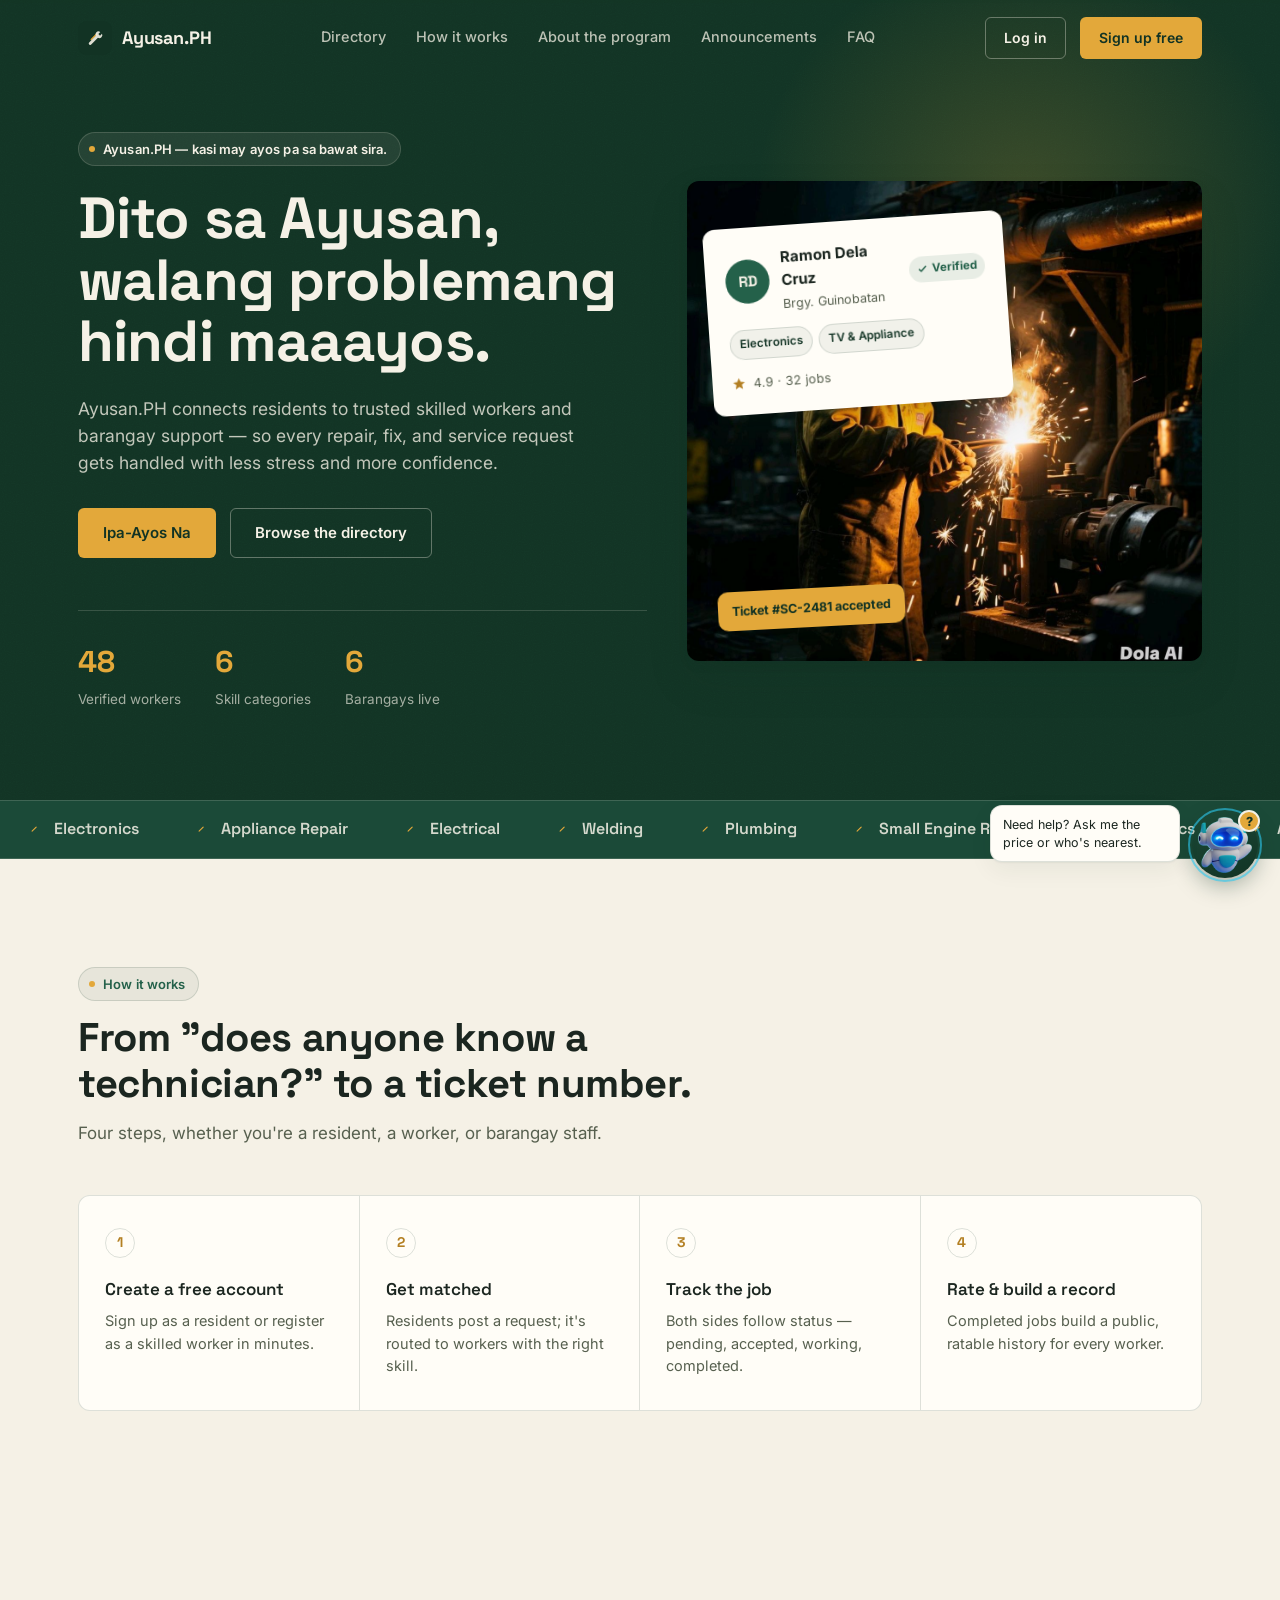
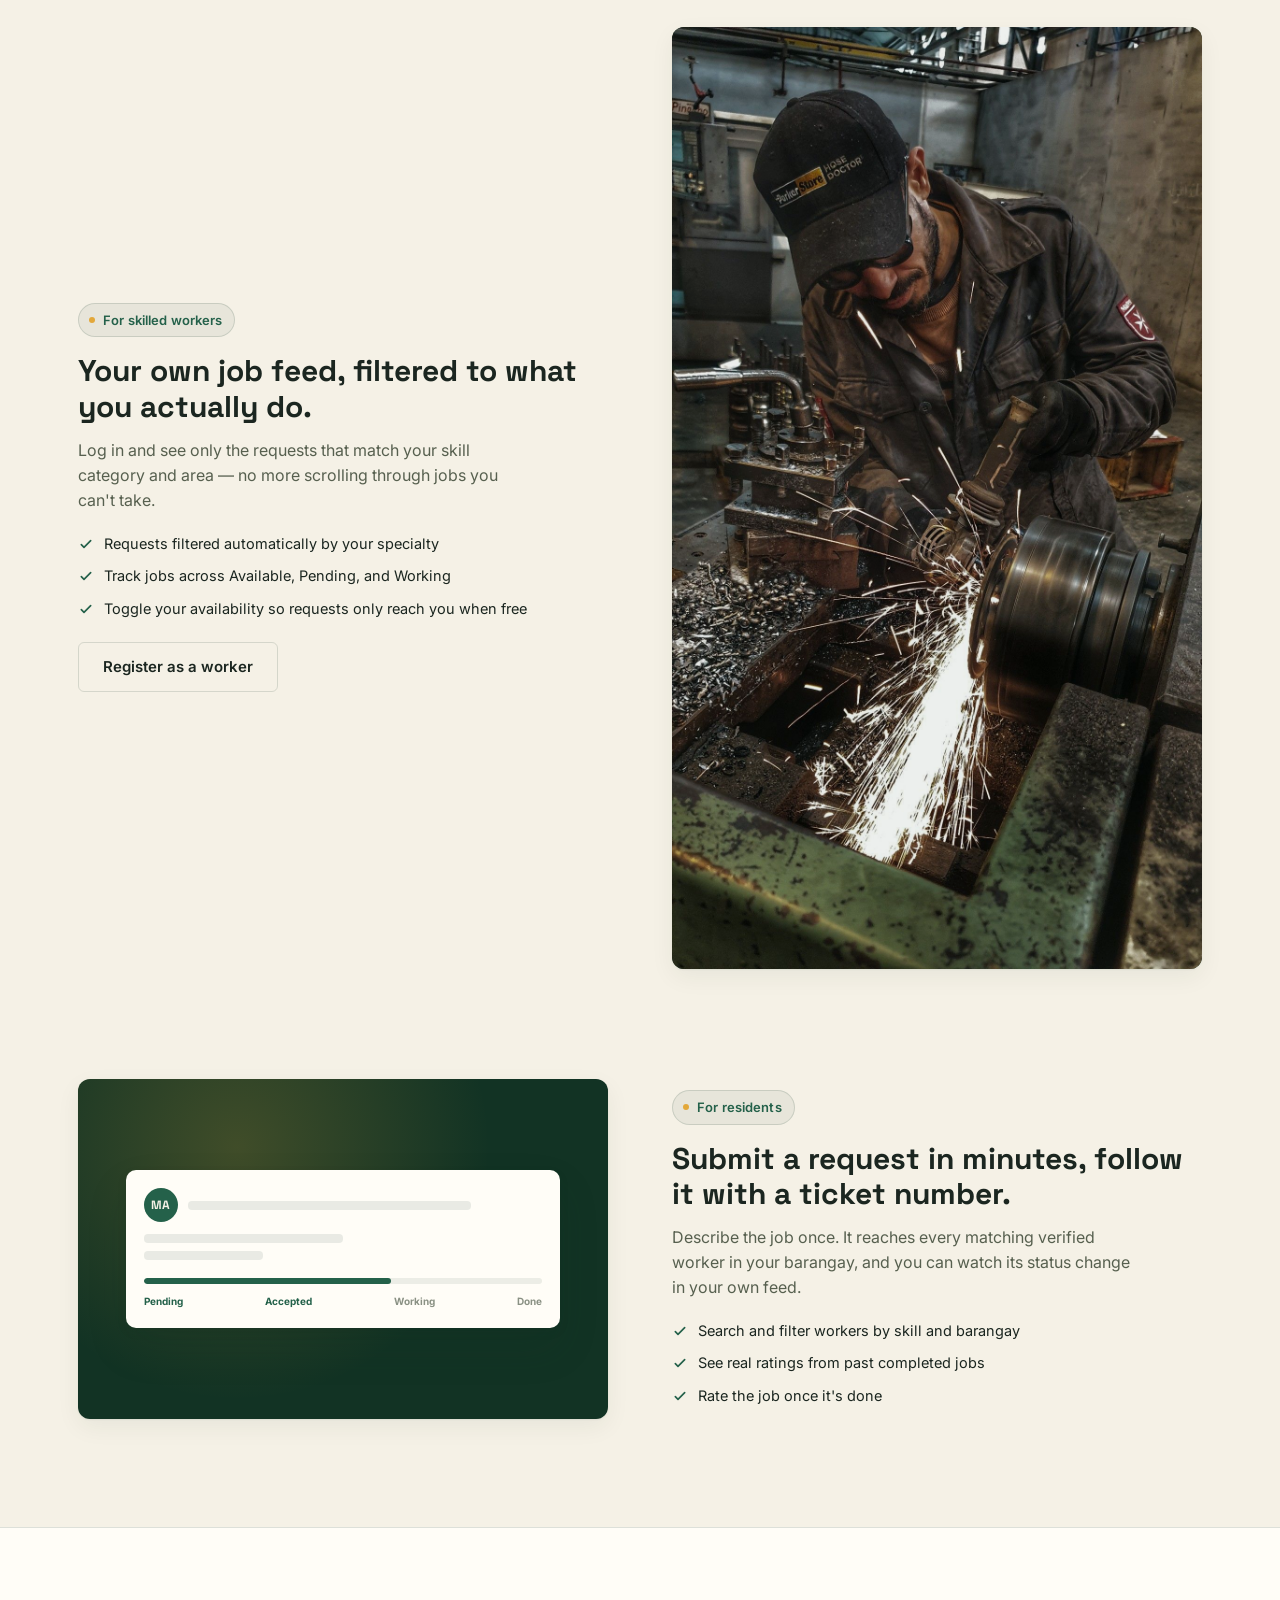
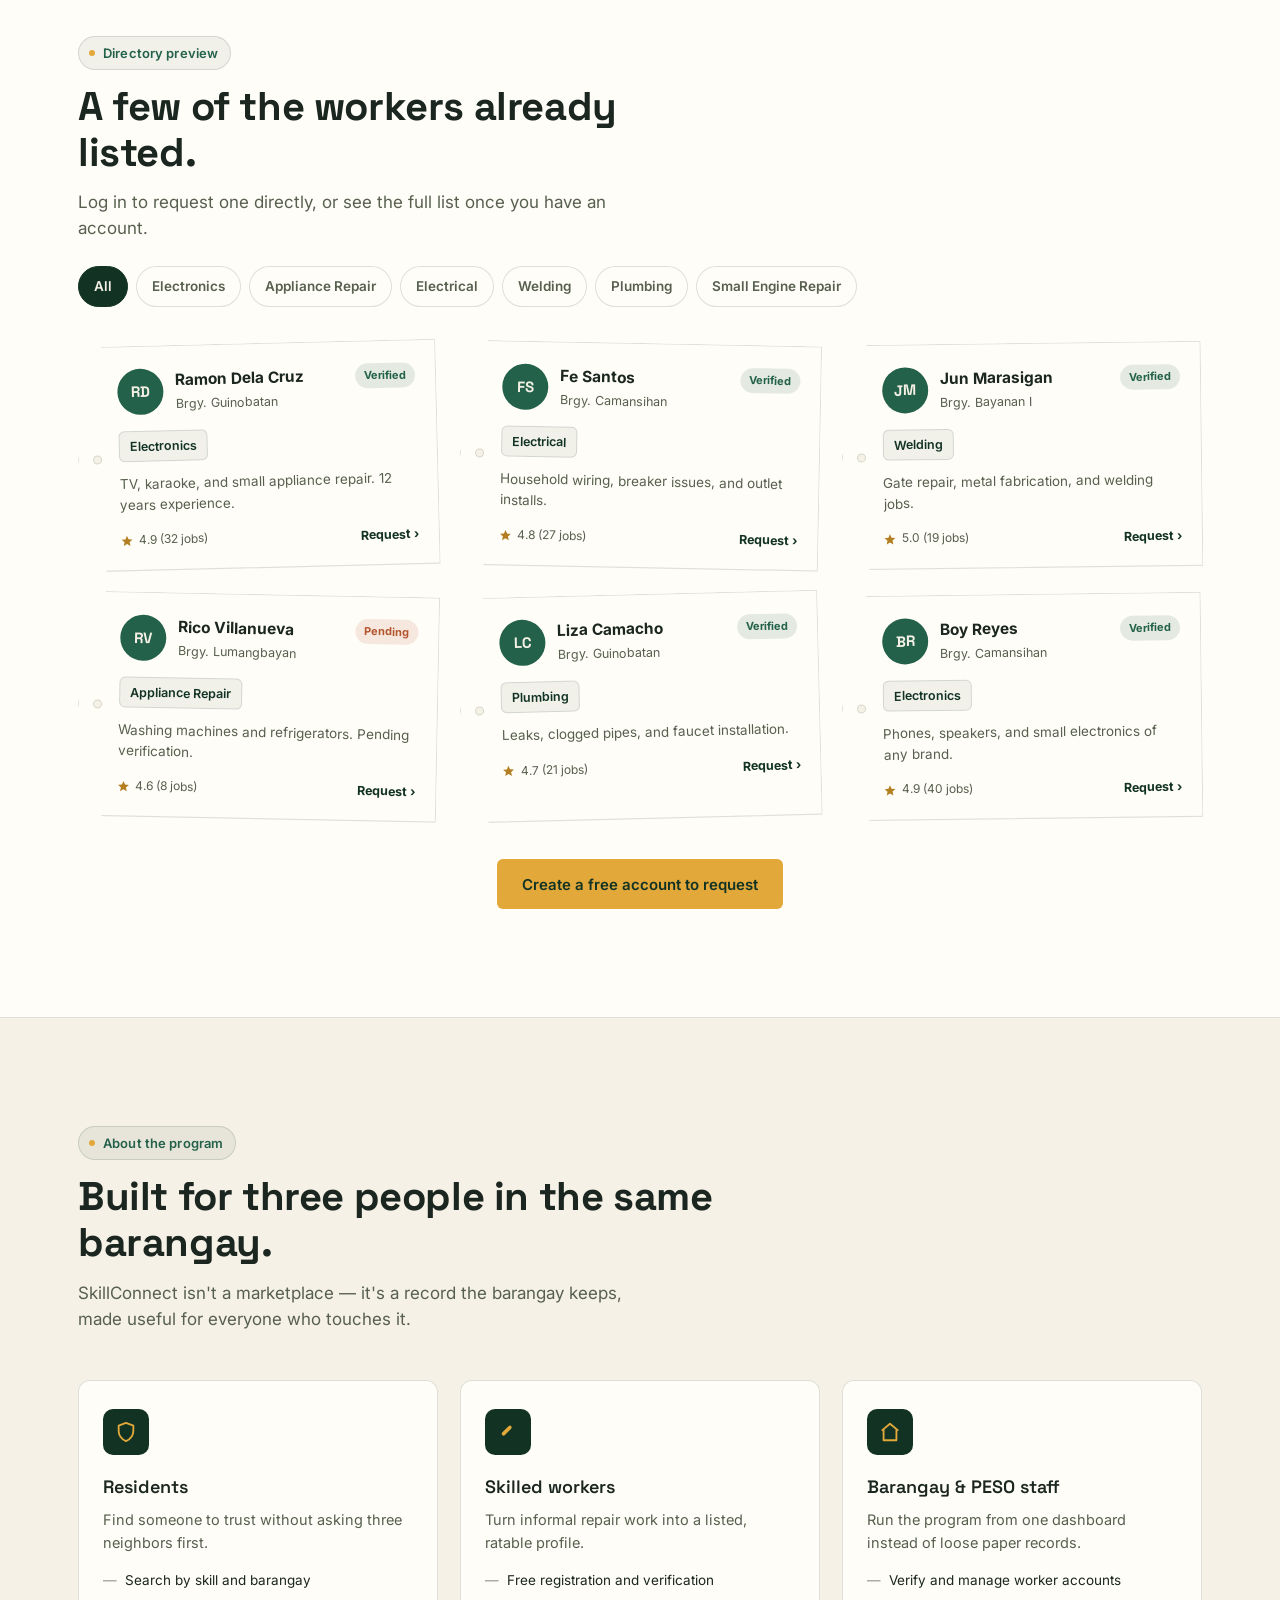
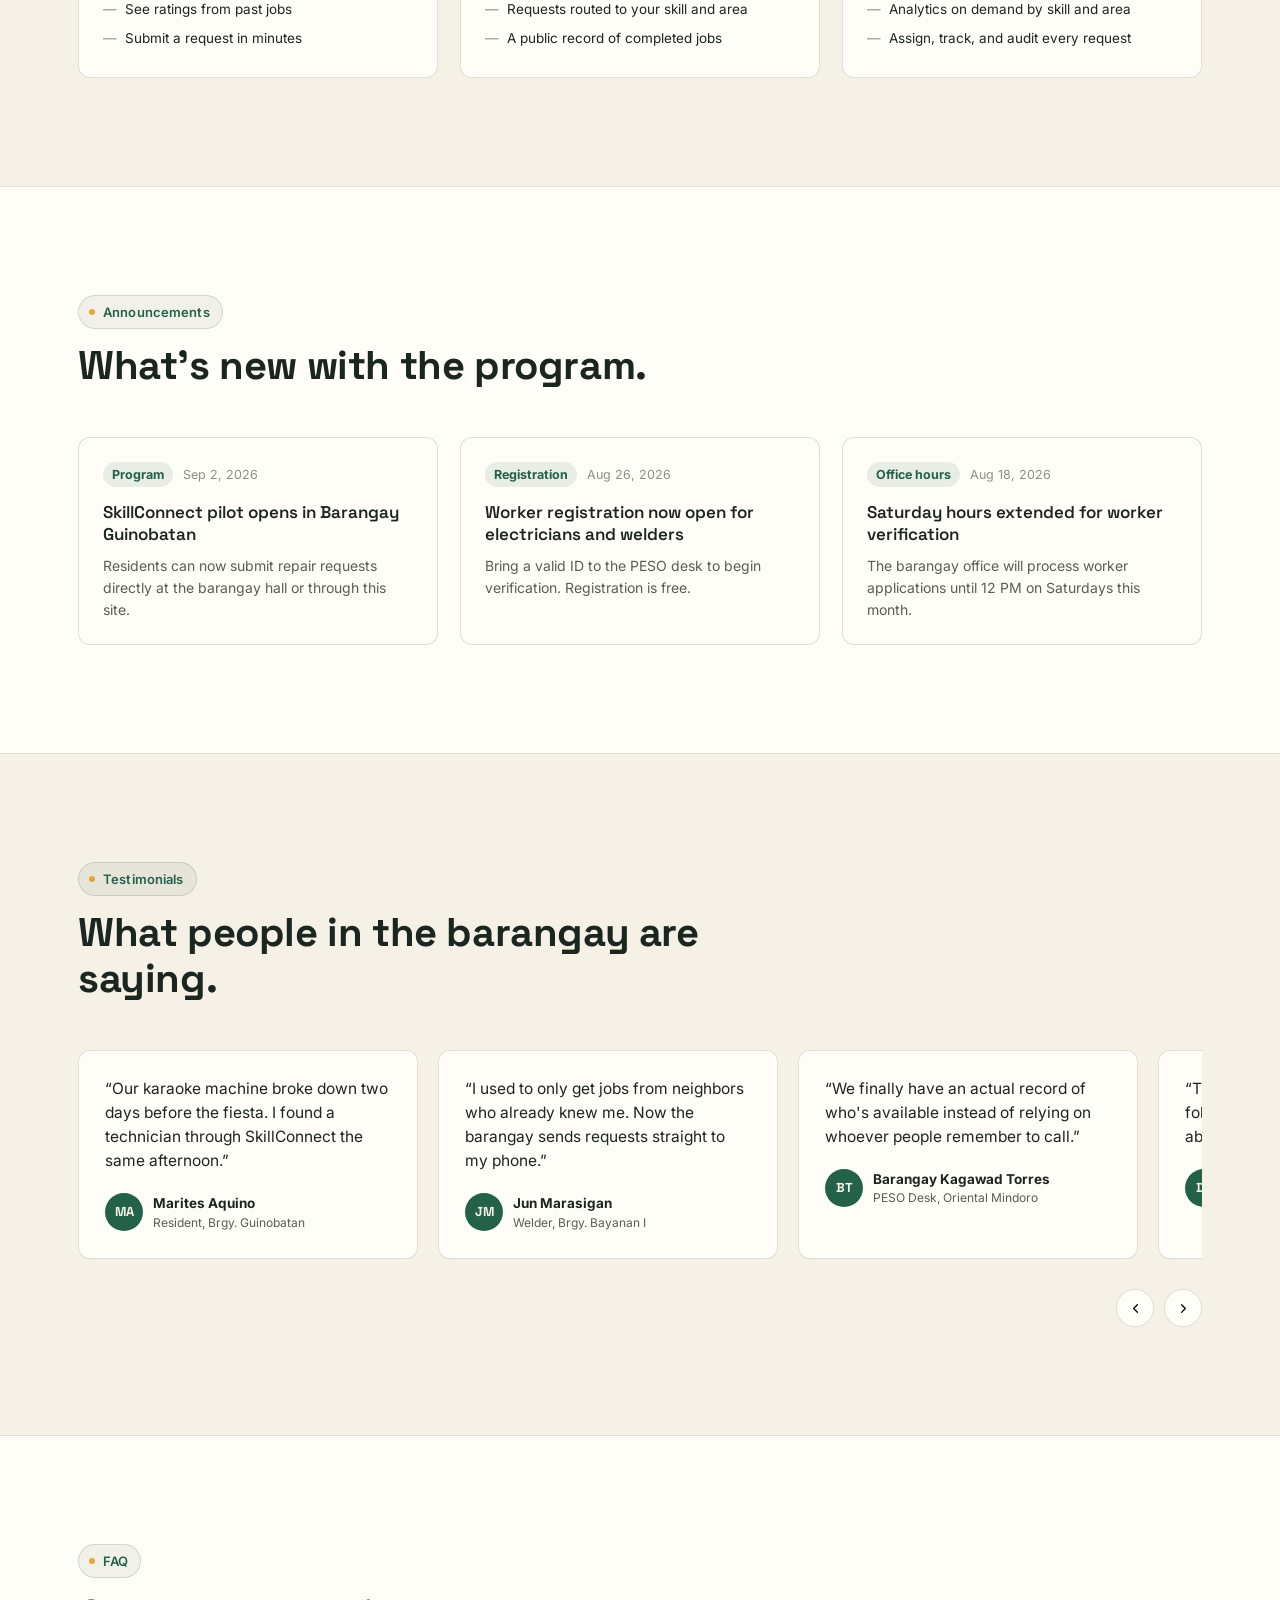
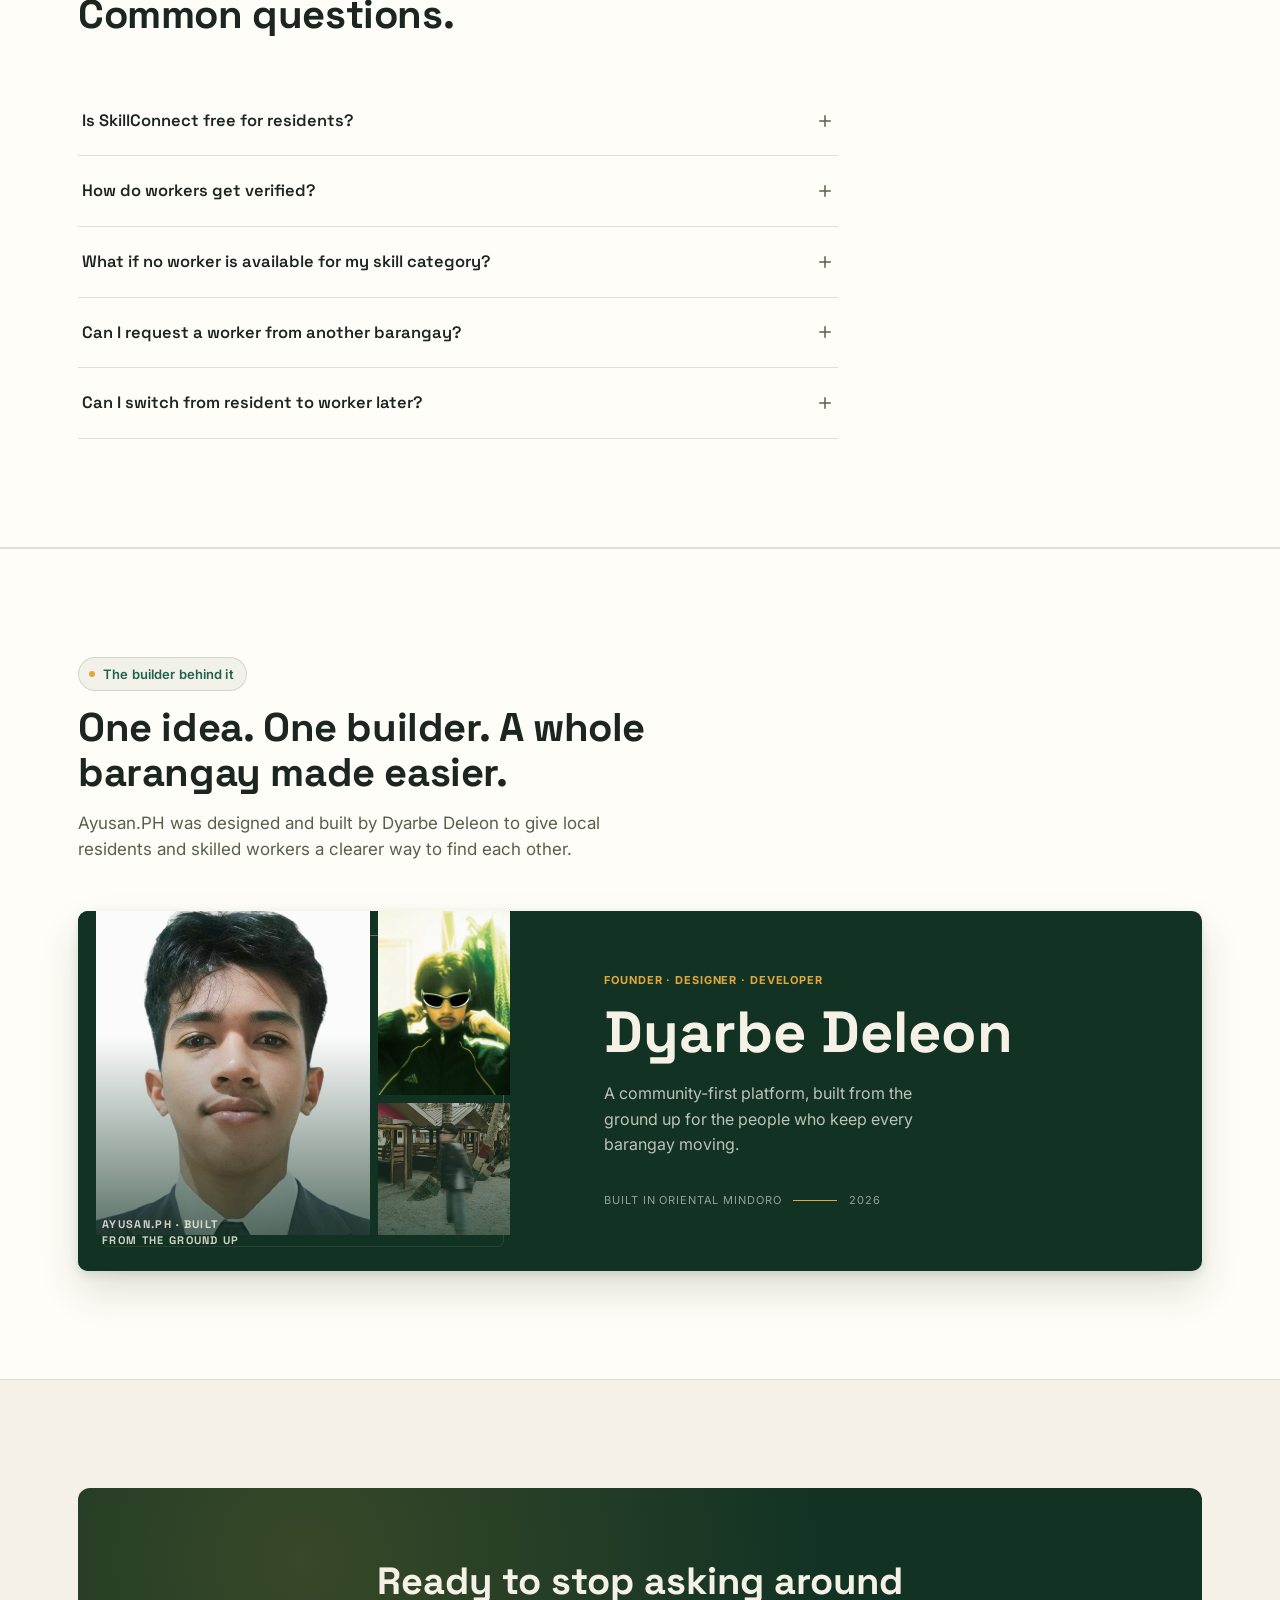
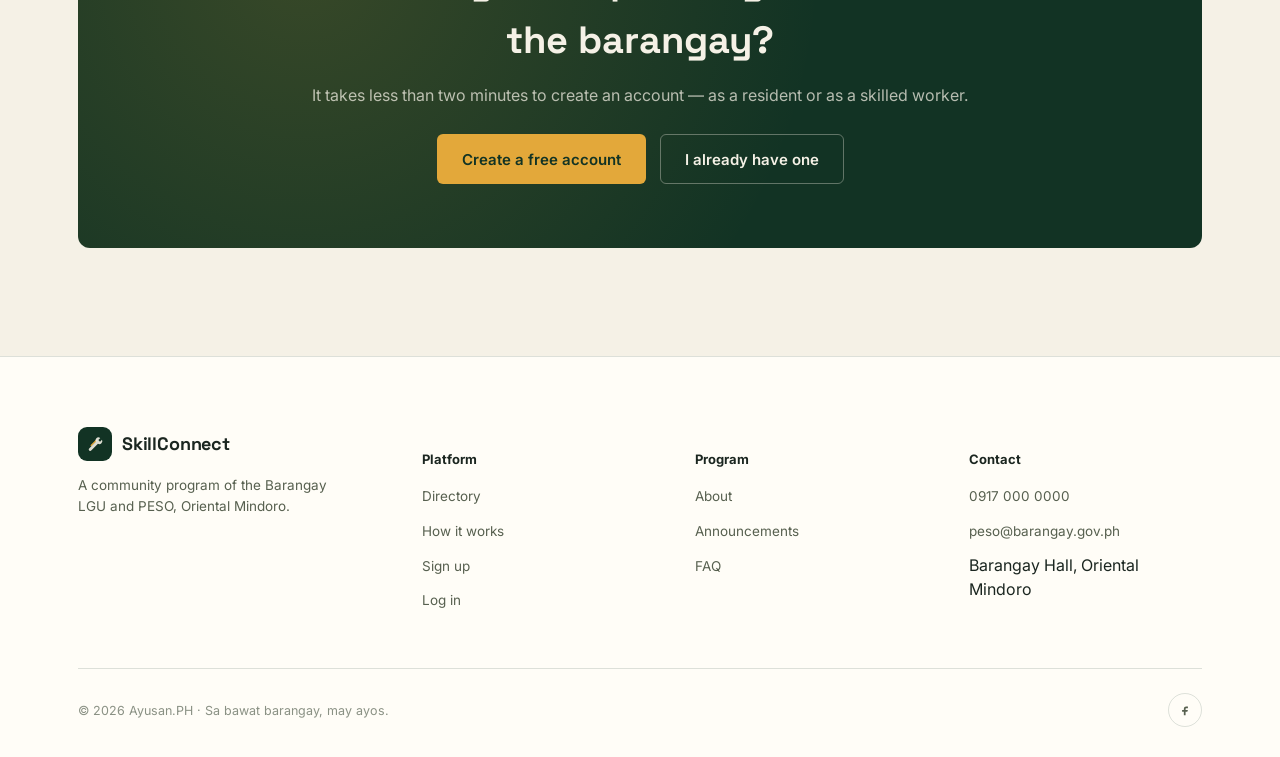
<file: index.html>
<!DOCTYPE html>
<html lang="en">
<head>
<meta charset="UTF-8">
<meta name="viewport" content="width=device-width, initial-scale=1.0">
<title>Ayusan.PH — Barangay Skilled Workers Directory</title>
<meta name="description" content="Ayusan.PH helps residents find trusted repair workers and barangay support for every fix, from small household repairs to skilled technical jobs.">
<link rel="preconnect" href="https://fonts.googleapis.com">
<link rel="preconnect" href="https://fonts.gstatic.com" crossorigin>
<link href="https://fonts.googleapis.com/css2?family=Space+Grotesk:wght@500;600;700&family=Inter:wght@400;500;600;700;800&display=swap" rel="stylesheet">
<link rel="stylesheet" href="assets/css/styles.css?v=3">
<style>
  /* small landing-only tweaks */
  .hero-visual{ height: 480px; }
  .hero-photo-frame{ position:absolute; inset:0; }
  .feature-visual.has-photo{ background:var(--forest); padding:0; min-height:380px; }
  .feature-visual.has-photo img{ width:100%; height:100%; object-fit:cover; min-height:380px; opacity:.92; }
  @media (max-width:900px){ .hero-visual{ height: 340px; } }
</style>
</head>
<body>
<div class="scroll-progress" id="scrollProgress" aria-hidden="true"><span></span></div>

<!-- ============================== NAV ============================== -->
<header class="nav" id="nav">
  <div class="container">
    <a href="#top" class="brand">
      <span class="brand-mark">
        <svg viewBox="0 0 24 24" fill="none" xmlns="http://www.w3.org/2000/svg"><path d="M14.7 6.3a1 1 0 0 1 0 1.4l-7 7a1 1 0 0 1-1.4-1.4l7-7a1 1 0 0 1 1.4 0Z" fill="#E3A83A"/><path d="M18.5 3.5a4 4 0 0 0-5.4 5.4l-8.6 8.6a2 2 0 1 0 2.8 2.8l8.6-8.6a4 4 0 0 0 5.4-5.4l-2.6 2.6-2.2-2.2 2.6-2.6a4 4 0 0 0-.6-.6Z" fill="#F5F1E6" fill-opacity=".9"/></svg>
      </span>
      <span class="brand-name">Ayusan.PH</span>
    </a>
    <nav class="nav-links" id="navLinks">
      <a href="#directory">Directory</a>
      <a href="#how">How it works</a>
      <a href="#about">About the program</a>
      <a href="#announcements">Announcements</a>
      <a href="#faq">FAQ</a>
    </nav>
    <div class="nav-actions">
      <a href="login.html" class="btn btn-outline">Log in</a>
      <a href="register.html" class="btn btn-primary">Sign up free</a>
      <button class="nav-toggle" id="navToggle" aria-label="Toggle menu" aria-expanded="false">
        <span></span><span></span><span></span>
      </button>
    </div>
  </div>
</header>

<!-- ============================== HERO ============================== -->
<section class="hero" id="top">
  <div class="container">
    <div class="hero-copy" id="heroCopy">
      <span class="eyebrow-tag"><span class="dot"></span>Ayusan.PH — kasi may ayos pa sa bawat sira.</span>
      <h1>
        <span class="line"><span>Dito sa Ayusan,</span></span>
        <span class="line"><span>walang problemang</span></span>
        <span class="line"><span>hindi maaayos.</span></span>
      </h1>
      <p class="lede">Ayusan.PH connects residents to trusted skilled workers and barangay support — so every repair, fix, and service request gets handled with less stress and more confidence.</p>
      <div class="hero-cta">
        <a href="register.html" class="btn btn-primary">Ipa-Ayos Na</a>
        <a href="#directory" class="btn btn-ghost-dark">Browse the directory</a>
      </div>
      <div class="hero-stats">
        <div class="hero-stat"><b data-count="48">0</b><span>Verified workers</span></div>
        <div class="hero-stat"><b data-count="6">0</b><span>Skill categories</span></div>
        <div class="hero-stat"><b data-count="6">0</b><span>Barangays live</span></div>
      </div>
    </div>

    <div class="hero-visual" id="heroVisual">
      <div class="hero-photo-frame"><img src="assets/img/hero-welder.jpg" alt="Barangay welder at work, sparks flying off a metal fabrication job"></div>
      <div class="hv-layer hv-card" data-parallax="18" style="left:4%; top:8%;">
        <div class="hv-top">
          <div class="hv-avatar">RD</div>
          <div>
            <div class="hv-name">Ramon Dela Cruz</div>
            <div class="hv-role">Brgy. Guinobatan</div>
          </div>
          <div class="hv-verified">
            <svg viewBox="0 0 24 24" fill="none"><path d="M5 13l4 4 10-10" stroke="currentColor" stroke-width="3" stroke-linecap="round" stroke-linejoin="round"/></svg>
            Verified
          </div>
        </div>
        <div class="hv-tags">
          <span class="hv-chip">Electronics</span>
          <span class="hv-chip">TV &amp; Appliance</span>
        </div>
        <div class="hv-rating">
          <svg viewBox="0 0 20 20" fill="currentColor"><path d="M10 1l2.6 5.9 6.4.6-4.8 4.2 1.4 6.3-5.6-3.4-5.6 3.4 1.4-6.3-4.8-4.2 6.4-.6z"/></svg>
          <span>4.9 · 32 jobs</span>
        </div>
      </div>
      <div class="hv-layer hv-badge" data-parallax="10" style="left:6%; bottom:7%; top:auto;">Ticket #SC-2481 accepted</div>
    </div>
  </div>
</section>

<!-- ============================== MARQUEE ============================== -->
<div class="marquee-strip">
  <div class="marquee-track" id="marqueeTrack"></div>
</div>

<!-- ============================== HOW IT WORKS ============================== -->
<section class="section-pad" id="how">
  <div class="container">
    <div class="section-head" data-reveal>
      <span class="eyebrow-tag"><span class="dot"></span>How it works</span>
      <h2>From "does anyone know a technician?" to a ticket number.</h2>
      <p>Four steps, whether you're a resident, a worker, or barangay staff.</p>
    </div>
    <div class="steps">
      <div class="step"><span class="step-num">1</span><h3>Create a free account</h3><p>Sign up as a resident or register as a skilled worker in minutes.</p></div>
      <div class="step"><span class="step-num">2</span><h3>Get matched</h3><p>Residents post a request; it's routed to workers with the right skill.</p></div>
      <div class="step"><span class="step-num">3</span><h3>Track the job</h3><p>Both sides follow status — pending, accepted, working, completed.</p></div>
      <div class="step"><span class="step-num">4</span><h3>Rate &amp; build a record</h3><p>Completed jobs build a public, ratable history for every worker.</p></div>
    </div>
  </div>
</section>

<!-- ============================== FEATURE: FOR WORKERS (photo) ============================== -->
<section class="section-pad">
  <div class="container">
    <div class="feature-row">
      <div class="feature-copy" data-reveal>
        <span class="eyebrow-tag"><span class="dot"></span>For skilled workers</span>
        <h3>Your own job feed, filtered to what you actually do.</h3>
        <p>Log in and see only the requests that match your skill category and area — no more scrolling through jobs you can't take.</p>
        <ul class="feature-list">
          <li><svg viewBox="0 0 24 24" fill="none"><path d="M5 13l4 4 10-10" stroke="currentColor" stroke-width="2.5" stroke-linecap="round" stroke-linejoin="round"/></svg>Requests filtered automatically by your specialty</li>
          <li><svg viewBox="0 0 24 24" fill="none"><path d="M5 13l4 4 10-10" stroke="currentColor" stroke-width="2.5" stroke-linecap="round" stroke-linejoin="round"/></svg>Track jobs across Available, Pending, and Working</li>
          <li><svg viewBox="0 0 24 24" fill="none"><path d="M5 13l4 4 10-10" stroke="currentColor" stroke-width="2.5" stroke-linecap="round" stroke-linejoin="round"/></svg>Toggle your availability so requests only reach you when free</li>
        </ul>
        <a href="register.html" class="btn btn-outline" style="margin-top:22px;">Register as a worker</a>
      </div>
      <div class="feature-visual has-photo" data-reveal>
        <img src="assets/img/worker-grinder.jpg" alt="Technician grinding a metal part on a workshop lathe, sparks flying">
      </div>
    </div>

    <div class="feature-row is-reverse">
      <div class="feature-copy" data-reveal>
        <span class="eyebrow-tag"><span class="dot"></span>For residents</span>
        <h3>Submit a request in minutes, follow it with a ticket number.</h3>
        <p>Describe the job once. It reaches every matching verified worker in your barangay, and you can watch its status change in your own feed.</p>
        <ul class="feature-list">
          <li><svg viewBox="0 0 24 24" fill="none"><path d="M5 13l4 4 10-10" stroke="currentColor" stroke-width="2.5" stroke-linecap="round" stroke-linejoin="round"/></svg>Search and filter workers by skill and barangay</li>
          <li><svg viewBox="0 0 24 24" fill="none"><path d="M5 13l4 4 10-10" stroke="currentColor" stroke-width="2.5" stroke-linecap="round" stroke-linejoin="round"/></svg>See real ratings from past completed jobs</li>
          <li><svg viewBox="0 0 24 24" fill="none"><path d="M5 13l4 4 10-10" stroke="currentColor" stroke-width="2.5" stroke-linecap="round" stroke-linejoin="round"/></svg>Rate the job once it's done</li>
        </ul>
      </div>
      <div class="feature-visual" data-reveal>
        <div class="fv-mock">
          <div class="fv-row"><div class="hv-avatar" style="width:34px;height:34px;font-size:12px;">MA</div><div style="flex:1;"><div class="fv-bar w80"></div></div></div>
          <div class="fv-bar w50" style="margin-top:10px;"></div>
          <div class="fv-bar w30" style="margin-top:8px;"></div>
          <div class="fv-track"><i></i></div>
          <div class="fv-steps"><span class="done">Pending</span><span class="done">Accepted</span><span>Working</span><span>Done</span></div>
        </div>
      </div>
    </div>
  </div>
</section>

<!-- ============================== DIRECTORY PREVIEW ============================== -->
<section class="section-pad" id="directory" style="background:var(--paper-2); border-top:1px solid var(--line); border-bottom:1px solid var(--line);">
  <div class="container">
    <div class="directory-head" data-reveal>
      <div class="section-head" style="margin-bottom:0;">
        <span class="eyebrow-tag"><span class="dot"></span>Directory preview</span>
        <h2>A few of the workers already listed.</h2>
        <p>Log in to request one directly, or see the full list once you have an account.</p>
      </div>
      <div class="filter-row" id="filterRow"></div>
    </div>
    <div class="ticket-grid" id="ticketGrid"></div>
    <div class="directory-more"><a href="register.html" class="btn btn-primary">Create a free account to request</a></div>
  </div>
</section>

<!-- ============================== ABOUT / AUDIENCE ============================== -->
<section class="section-pad" id="about">
  <div class="container">
    <div class="section-head" data-reveal>
      <span class="eyebrow-tag"><span class="dot"></span>About the program</span>
      <h2>Built for three people in the same barangay.</h2>
      <p>SkillConnect isn't a marketplace — it's a record the barangay keeps, made useful for everyone who touches it.</p>
    </div>
    <div class="audience-grid">
      <div class="audience-card">
        <div class="audience-icon"><svg viewBox="0 0 24 24" fill="none"><path d="M12 2 4 5v6c0 5 3.4 9 8 11 4.6-2 8-6 8-11V5l-8-3Z" stroke="#E3A83A" stroke-width="2" stroke-linejoin="round"/></svg></div>
        <h3>Residents</h3>
        <p>Find someone to trust without asking three neighbors first.</p>
        <ul>
          <li>Search by skill and barangay</li>
          <li>See ratings from past jobs</li>
          <li>Submit a request in minutes</li>
        </ul>
      </div>
      <div class="audience-card">
        <div class="audience-icon"><svg viewBox="0 0 24 24" fill="none"><path d="M14.7 6.3a1 1 0 0 1 0 1.4l-7 7a1 1 0 0 1-1.4-1.4l7-7a1 1 0 0 1 1.4 0Z" stroke="#E3A83A" stroke-width="2"/></svg></div>
        <h3>Skilled workers</h3>
        <p>Turn informal repair work into a listed, ratable profile.</p>
        <ul>
          <li>Free registration and verification</li>
          <li>Requests routed to your skill and area</li>
          <li>A public record of completed jobs</li>
        </ul>
      </div>
      <div class="audience-card">
        <div class="audience-icon"><svg viewBox="0 0 24 24" fill="none"><path d="M3 10.5 12 3l9 7.5M5 9.5V21h14V9.5" stroke="#E3A83A" stroke-width="2" stroke-linejoin="round"/></svg></div>
        <h3>Barangay &amp; PESO staff</h3>
        <p>Run the program from one dashboard instead of loose paper records.</p>
        <ul>
          <li>Verify and manage worker accounts</li>
          <li>Analytics on demand by skill and area</li>
          <li>Assign, track, and audit every request</li>
        </ul>
      </div>
    </div>
  </div>
</section>

<!-- ============================== ANNOUNCEMENTS ============================== -->
<section class="section-pad" id="announcements" style="background:var(--paper-2); border-top:1px solid var(--line); border-bottom:1px solid var(--line);">
  <div class="container">
    <div class="section-head" data-reveal>
      <span class="eyebrow-tag"><span class="dot"></span>Announcements</span>
      <h2>What's new with the program.</h2>
    </div>
    <div class="announce-grid" id="announceGrid"></div>
  </div>
</section>

<!-- ============================== TESTIMONIALS ============================== -->
<section class="section-pad">
  <div class="container">
    <div class="section-head" data-reveal>
      <span class="eyebrow-tag"><span class="dot"></span>Testimonials</span>
      <h2>What people in the barangay are saying.</h2>
    </div>
    <div class="testi-wrap">
      <div class="testi-track" id="testiTrack"></div>
      <div class="testi-nav">
        <button id="testiPrev" aria-label="Previous"><svg viewBox="0 0 24 24" fill="none"><path d="M15 6l-6 6 6 6" stroke="currentColor" stroke-width="2" stroke-linecap="round" stroke-linejoin="round"/></svg></button>
        <button id="testiNext" aria-label="Next"><svg viewBox="0 0 24 24" fill="none"><path d="M9 6l6 6-6 6" stroke="currentColor" stroke-width="2" stroke-linecap="round" stroke-linejoin="round"/></svg></button>
      </div>
    </div>
  </div>
</section>

<!-- ============================== FAQ ============================== -->
<section class="section-pad" id="faq" style="background:var(--paper-2); border-top:1px solid var(--line); border-bottom:1px solid var(--line);">
  <div class="container">
    <div class="section-head" data-reveal>
      <span class="eyebrow-tag"><span class="dot"></span>FAQ</span>
      <h2>Common questions.</h2>
    </div>
    <div class="faq-list" id="faqList"></div>
  </div>
</section>

<!-- ============================== BUILT BY ============================== -->
<section class="built-by section-pad" id="built-by">
  <div class="container">
    <div class="section-head built-by-head" data-reveal>
      <span class="eyebrow-tag"><span class="dot"></span>The builder behind it</span>
      <h2>One idea. One builder. A whole barangay made easier.</h2>
      <p>Ayusan.PH was designed and built by Dyarbe Deleon to give local residents and skilled workers a clearer way to find each other.</p>
    </div>
    <div class="builder-feature" data-reveal>
      <div class="builder-photo" data-cinematic-photo>
        <div class="builder-gallery">
          <img class="builder-image-main" src="assets/img/builder-dyarbe.jpg" alt="Dyarbe Deleon, builder of Ayusan.PH">
          <img class="builder-image-secondary builder-image-two" src="assets/img/builder-dyarbe-02.jpg" alt="Dyarbe Deleon portrait">
          <img class="builder-image-secondary builder-image-three" src="assets/img/builder-dyarbe-03.jpg" alt="Dyarbe Deleon portrait">
        </div>
        <span class="builder-photo-label">AYUSAN.PH · BUILT FROM THE GROUND UP</span>
      </div>
      <div class="builder-copy">
        <span class="team-role">Founder · Designer · Developer</span>
        <h3>Dyarbe Deleon</h3>
        <p class="builder-lede">A community-first platform, built from the ground up for the people who keep every barangay moving.</p>
        <div class="builder-signature"><span>Built in Oriental Mindoro</span><span class="builder-line"></span><span>2026</span></div>
      </div>
    </div>
  </div>
</section>

<!-- ============================== CTA BAND ============================== -->
<section class="section-pad">
  <div class="container">
    <div class="cta-band" data-reveal>
      <h2>Ready to stop asking around the barangay?</h2>
      <p>It takes less than two minutes to create an account — as a resident or as a skilled worker.</p>
      <div class="hero-cta">
        <a href="register.html" class="btn btn-primary">Create a free account</a>
        <a href="login.html" class="btn btn-ghost-dark">I already have one</a>
      </div>
    </div>
  </div>
</section>

<!-- ============================== FOOTER ============================== -->
<footer>
  <div class="container">
    <div class="footer-grid">
      <div class="footer-brand">
        <a href="#top" class="brand" style="text-decoration:none;">
          <span class="brand-mark" style="width:34px;height:34px;border-radius:9px;background:var(--forest);display:inline-grid;place-items:center;"><svg viewBox="0 0 24 24" fill="none" xmlns="http://www.w3.org/2000/svg"><path d="M14.7 6.3a1 1 0 0 1 0 1.4l-7 7a1 1 0 0 1-1.4-1.4l7-7a1 1 0 0 1 1.4 0Z" fill="#E3A83A"/><path d="M18.5 3.5a4 4 0 0 0-5.4 5.4l-8.6 8.6a2 2 0 1 0 2.8 2.8l8.6-8.6a4 4 0 0 0 5.4-5.4l-2.6 2.6-2.2-2.2 2.6-2.6a4 4 0 0 0-.6-.6Z" fill="#F5F1E6" fill-opacity=".9"/></svg></span>
          <span class="brand-name" style="color:var(--ink);">SkillConnect</span>
        </a>
        <p>A community program of the Barangay LGU and PESO, Oriental Mindoro.</p>
      </div>
      <div class="footer-col"><h5>Platform</h5><ul>
        <li><a href="#directory">Directory</a></li>
        <li><a href="#how">How it works</a></li>
        <li><a href="register.html">Sign up</a></li>
        <li><a href="login.html">Log in</a></li>
      </ul></div>
      <div class="footer-col"><h5>Program</h5><ul>
        <li><a href="#about">About</a></li>
        <li><a href="#announcements">Announcements</a></li>
        <li><a href="#faq">FAQ</a></li>
      </ul></div>
      <div class="footer-col"><h5>Contact</h5><ul>
        <li><a href="tel:+639170000000">0917 000 0000</a></li>
        <li><a href="mailto:peso@barangay.gov.ph">peso@barangay.gov.ph</a></li>
        <li>Barangay Hall, Oriental Mindoro</li>
      </ul></div>
    </div>
    <div class="footer-bottom">
      <span>© 2026 Ayusan.PH · Sa bawat barangay, may ayos.</span>
      <div class="footer-social">
        <a href="#" aria-label="Facebook"><svg viewBox="0 0 24 24" fill="none"><path d="M14 9h3V6h-3a4 4 0 0 0-4 4v2H7v3h3v6h3v-6h3l1-3h-4v-2a1 1 0 0 1 1-1Z" fill="currentColor"/></svg></a>
      </div>
    </div>
  </div>
</footer>

<script src="assets/js/db.js"></script>
<script src="assets/js/landing.js"></script>
<script src="assets/js/chatbot.js"></script>
</body>
</html>
</file>
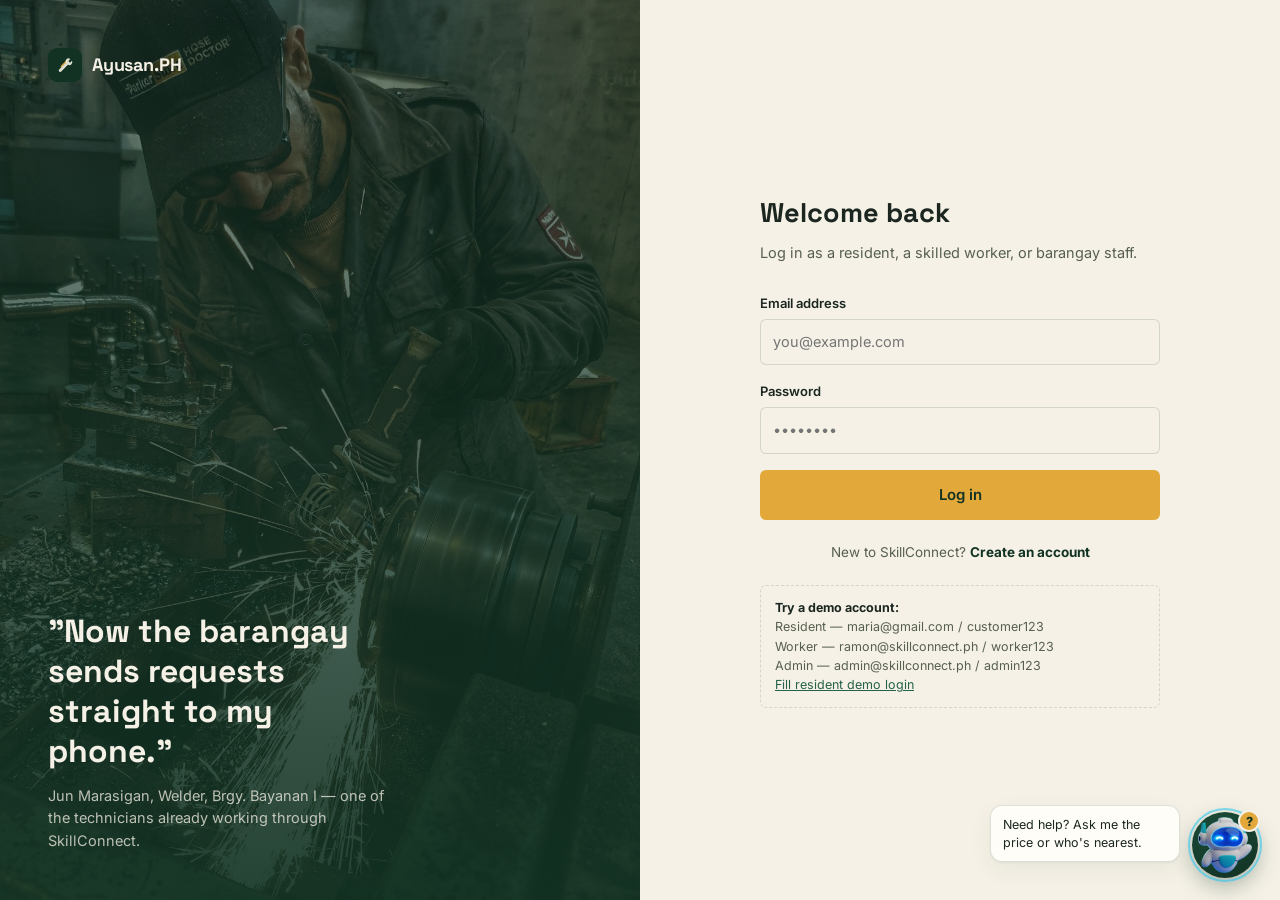
<file: admin.html>
<!DOCTYPE html>
<html lang="en">
<head>
<meta charset="UTF-8">
<meta name="viewport" content="width=device-width, initial-scale=1.0">
<title>Admin Dashboard — Ayusan.PH</title>
<link rel="preconnect" href="https://fonts.googleapis.com">
<link rel="preconnect" href="https://fonts.gstatic.com" crossorigin>
<link href="https://fonts.googleapis.com/css2?family=Space+Grotesk:wght@500;600;700&family=Inter:wght@400;500;600;700;800&display=swap" rel="stylesheet">
<link rel="stylesheet" href="assets/css/styles.css?v=3">
</head>
<body>
<script src="assets/js/db.js"></script>
<script src="assets/js/auth.js?v=3"></script>
<script src="assets/js/ui.js"></script>
<script src="assets/js/admin.js"></script>
<script src="assets/js/chatbot.js"></script>
</body>
</html>
</file>
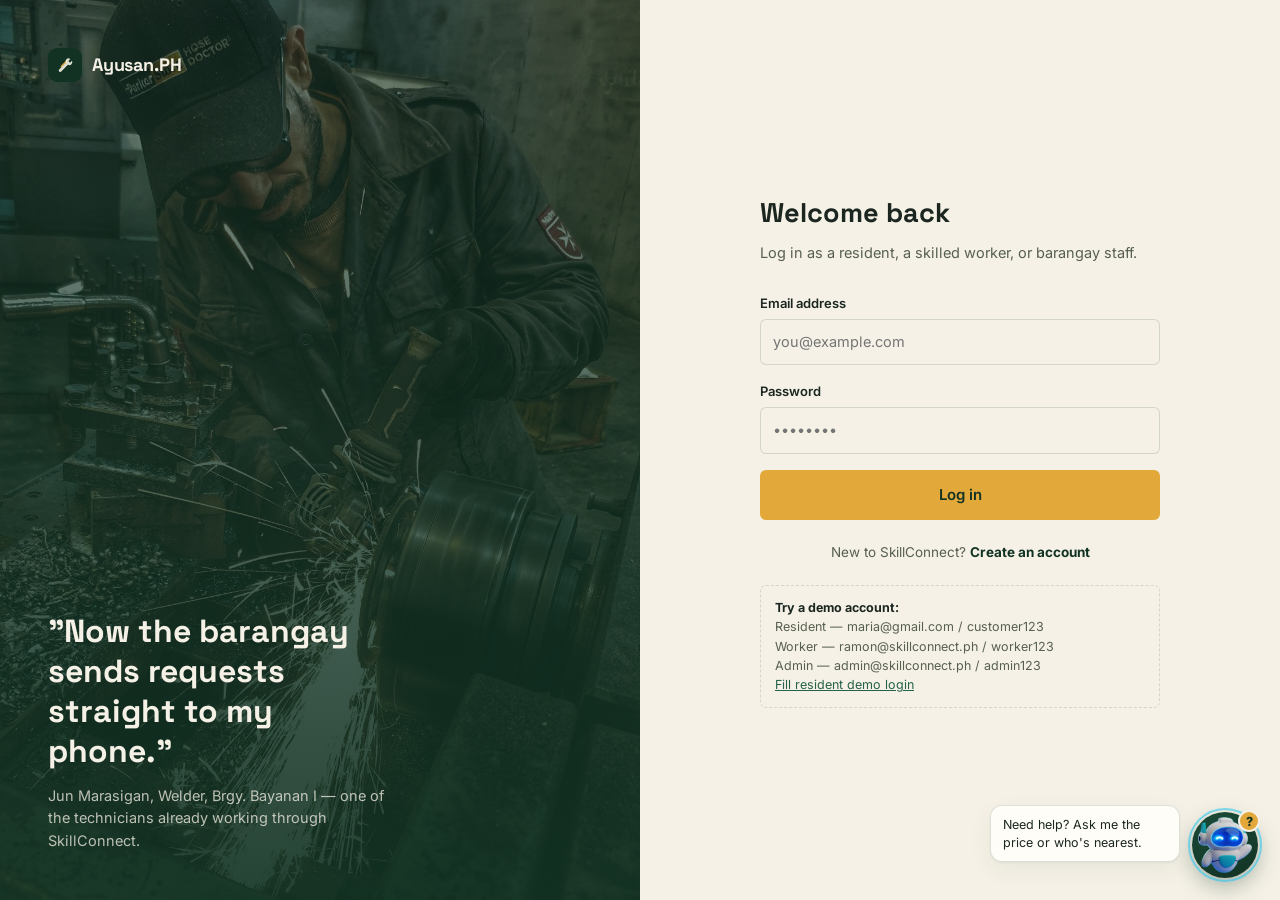
<file: customer.html>
<!DOCTYPE html>
<html lang="en">
<head>
<meta charset="UTF-8">
<meta name="viewport" content="width=device-width, initial-scale=1.0">
<title>Customer Dashboard — Ayusan.PH</title>
<link rel="preconnect" href="https://fonts.googleapis.com">
<link rel="preconnect" href="https://fonts.gstatic.com" crossorigin>
<link href="https://fonts.googleapis.com/css2?family=Space+Grotesk:wght@500;600;700&family=Inter:wght@400;500;600;700;800&display=swap" rel="stylesheet">
<link rel="stylesheet" href="assets/css/styles.css?v=3">
</head>
<body>
<script src="assets/js/db.js"></script>
<script src="assets/js/auth.js?v=3"></script>
<script src="assets/js/ui.js"></script>
<script src="assets/js/map.js"></script>
<script src="assets/js/customer.js"></script>
<script src="assets/js/chatbot.js"></script>
</body>
</html>
</file>
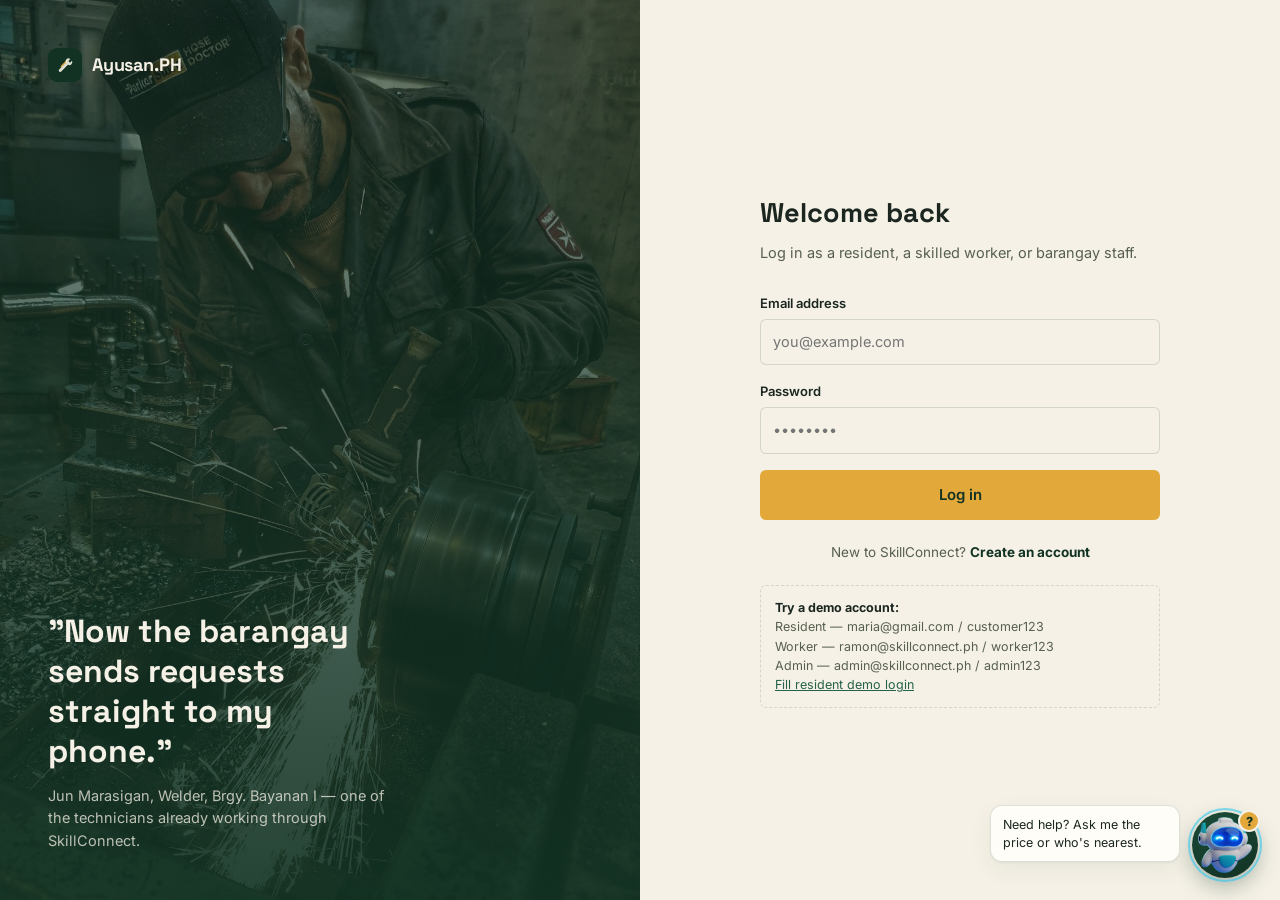
<file: login.html>
<!DOCTYPE html>
<html lang="en">
<head>
<meta charset="UTF-8">
<meta name="viewport" content="width=device-width, initial-scale=1.0">
<title>Log in — SkillConnect</title>
<link rel="preconnect" href="https://fonts.googleapis.com">
<link rel="preconnect" href="https://fonts.gstatic.com" crossorigin>
<link href="https://fonts.googleapis.com/css2?family=Space+Grotesk:wght@500;600;700&family=Inter:wght@400;500;600;700;800&display=swap" rel="stylesheet">
<link rel="stylesheet" href="assets/css/styles.css?v=3">
</head>
<body>

<div class="auth-shell">
  <div class="auth-visual" style="background-image:url('assets/img/worker-grinder.jpg');">
    <a href="index.html" class="brand">
      <span class="brand-mark"><svg viewBox="0 0 24 24" fill="none" xmlns="http://www.w3.org/2000/svg"><path d="M14.7 6.3a1 1 0 0 1 0 1.4l-7 7a1 1 0 0 1-1.4-1.4l7-7a1 1 0 0 1 1.4 0Z" fill="#E3A83A"/><path d="M18.5 3.5a4 4 0 0 0-5.4 5.4l-8.6 8.6a2 2 0 1 0 2.8 2.8l8.6-8.6a4 4 0 0 0 5.4-5.4l-2.6 2.6-2.2-2.2 2.6-2.6a4 4 0 0 0-.6-.6Z" fill="#F5F1E6" fill-opacity=".9"/></svg></span>
      <span class="brand-name">Ayusan.PH</span>
    </a>
    <div class="quote">
      <h2>"Now the barangay sends requests straight to my phone."</h2>
      <p>Jun Marasigan, Welder, Brgy. Bayanan I — one of the technicians already working through SkillConnect.</p>
    </div>
  </div>

  <div class="auth-form-wrap">
    <div class="auth-card">
      <a href="index.html" class="brand">
        <span class="brand-mark" style="background:var(--forest);width:34px;height:34px;border-radius:9px;display:grid;place-items:center;"><svg viewBox="0 0 24 24" fill="none" xmlns="http://www.w3.org/2000/svg"><path d="M14.7 6.3a1 1 0 0 1 0 1.4l-7 7a1 1 0 0 1-1.4-1.4l7-7a1 1 0 0 1 1.4 0Z" fill="#E3A83A"/><path d="M18.5 3.5a4 4 0 0 0-5.4 5.4l-8.6 8.6a2 2 0 1 0 2.8 2.8l8.6-8.6a4 4 0 0 0 5.4-5.4l-2.6 2.6-2.2-2.2 2.6-2.6a4 4 0 0 0-.6-.6Z" fill="#F5F1E6" fill-opacity=".9"/></svg></span>
        <span class="brand-name" style="color:var(--ink);">Ayusan.PH</span>
      </a>
      <h1>Welcome back</h1>
      <p class="sub">Log in as a resident, a skilled worker, or barangay staff.</p>

      <div class="auth-error" id="authError">Email or password is incorrect.</div>

      <form id="loginForm">
        <div class="field">
          <label>Email address</label>
          <input type="email" name="email" required placeholder="you@example.com">
        </div>
        <div class="field">
          <label>Password</label>
          <input type="password" name="password" required placeholder="••••••••">
        </div>
        <button class="btn btn-primary btn-block" type="submit">Log in</button>
      </form>

      <p class="auth-foot">New to SkillConnect? <a href="register.html">Create an account</a></p>

      <div class="demo-box">
        <b>Try a demo account:</b><br>
        Resident — maria@gmail.com / customer123<br>
        Worker — ramon@skillconnect.ph / worker123<br>
        Admin — admin@skillconnect.ph / admin123<br>
        <button type="button" id="fillDemo">Fill resident demo login</button>
      </div>
    </div>
  </div>
</div>

<script src="assets/js/db.js"></script>
<script src="assets/js/auth.js?v=3"></script>
<script>
  Auth.redirectIfLoggedIn();

  var form = document.getElementById("loginForm");
  var err = document.getElementById("authError");

  form.addEventListener("submit", async function (e) {
    e.preventDefault();
    var data = Object.fromEntries(new FormData(form).entries());
    var res = await Auth.login(data.email, data.password);
    if (!res.ok) {
      err.textContent = res.message;
      err.classList.add("is-visible");
      return;
    }
    window.location.href = Auth.homeFor(res.user.role || "customer");
  });

  document.getElementById("fillDemo").addEventListener("click", function () {
    form.email.value = "maria@gmail.com";
    form.password.value = "customer123";
  });
</script>
<script src="assets/js/chatbot.js"></script>
</body>
</html>
</file>
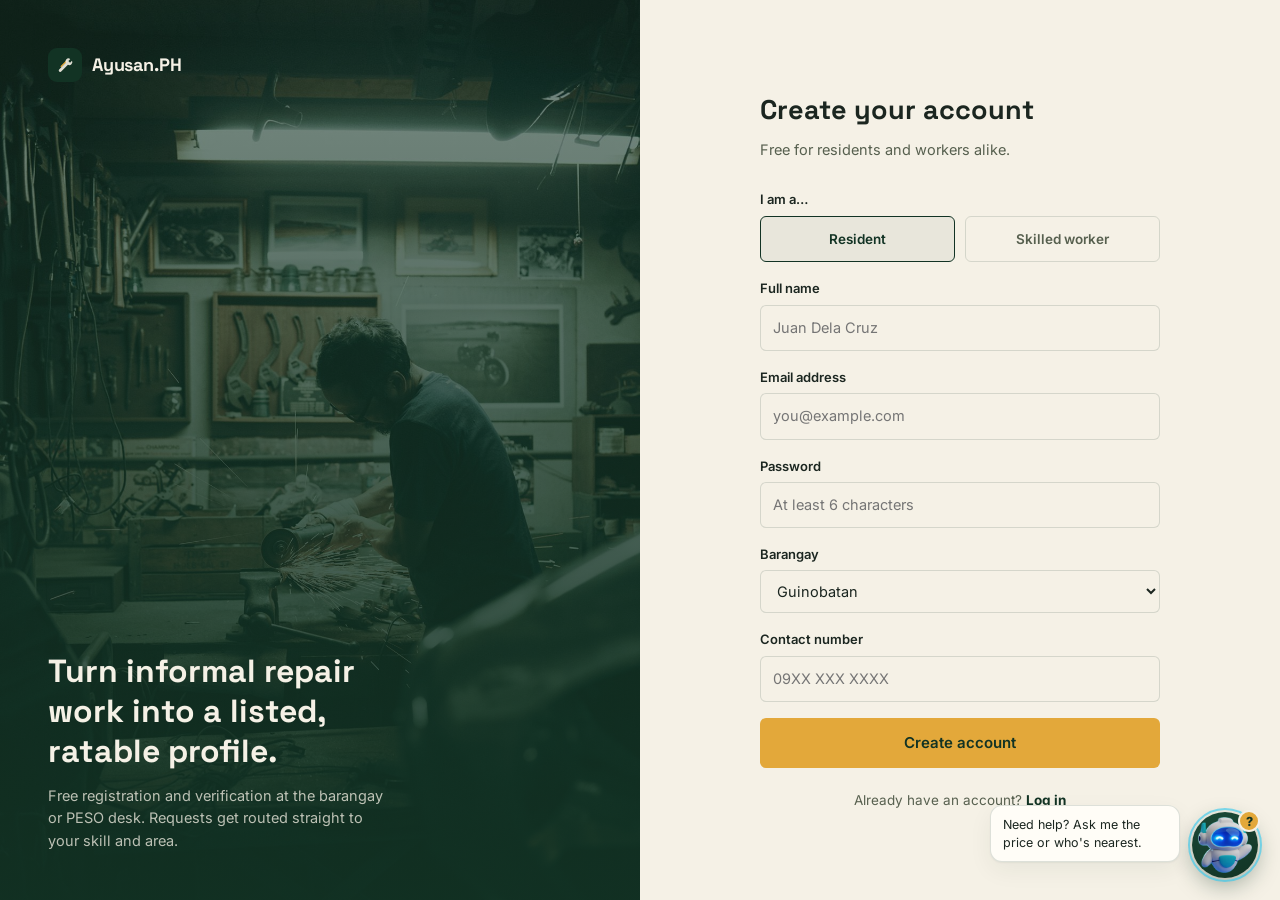
<file: register.html>
<!DOCTYPE html>
<html lang="en">
<head>
<meta charset="UTF-8">
<meta name="viewport" content="width=device-width, initial-scale=1.0">
<title>Create an account — SkillConnect</title>
<link rel="preconnect" href="https://fonts.googleapis.com">
<link rel="preconnect" href="https://fonts.gstatic.com" crossorigin>
<link href="https://fonts.googleapis.com/css2?family=Space+Grotesk:wght@500;600;700&family=Inter:wght@400;500;600;700;800&display=swap" rel="stylesheet">
<link rel="stylesheet" href="assets/css/styles.css?v=3">
</head>
<body>

<div class="auth-shell">
  <div class="auth-visual" style="background-image:url('assets/img/workshop.jpg');">
    <a href="index.html" class="brand">
      <span class="brand-mark"><svg viewBox="0 0 24 24" fill="none" xmlns="http://www.w3.org/2000/svg"><path d="M14.7 6.3a1 1 0 0 1 0 1.4l-7 7a1 1 0 0 1-1.4-1.4l7-7a1 1 0 0 1 1.4 0Z" fill="#E3A83A"/><path d="M18.5 3.5a4 4 0 0 0-5.4 5.4l-8.6 8.6a2 2 0 1 0 2.8 2.8l8.6-8.6a4 4 0 0 0 5.4-5.4l-2.6 2.6-2.2-2.2 2.6-2.6a4 4 0 0 0-.6-.6Z" fill="#F5F1E6" fill-opacity=".9"/></svg></span>
      <span class="brand-name">Ayusan.PH</span>
    </a>
    <div class="quote">
      <h2>Turn informal repair work into a listed, ratable profile.</h2>
      <p>Free registration and verification at the barangay or PESO desk. Requests get routed straight to your skill and area.</p>
    </div>
  </div>

  <div class="auth-form-wrap">
    <div class="auth-card">
      <a href="index.html" class="brand">
        <span class="brand-mark" style="background:var(--forest);width:34px;height:34px;border-radius:9px;display:grid;place-items:center;"><svg viewBox="0 0 24 24" fill="none" xmlns="http://www.w3.org/2000/svg"><path d="M14.7 6.3a1 1 0 0 1 0 1.4l-7 7a1 1 0 0 1-1.4-1.4l7-7a1 1 0 0 1 1.4 0Z" fill="#E3A83A"/><path d="M18.5 3.5a4 4 0 0 0-5.4 5.4l-8.6 8.6a2 2 0 1 0 2.8 2.8l8.6-8.6a4 4 0 0 0 5.4-5.4l-2.6 2.6-2.2-2.2 2.6-2.6a4 4 0 0 0-.6-.6Z" fill="#F5F1E6" fill-opacity=".9"/></svg></span>
        <span class="brand-name" style="color:var(--ink);">Ayusan.PH</span>
      </a>
      <h1>Create your account</h1>
      <p class="sub">Free for residents and workers alike.</p>

      <div class="auth-error" id="authError">Something went wrong.</div>

      <form id="registerForm">
        <div class="field">
          <label>I am a…</label>
          <div class="role-picker">
            <input type="radio" name="role" id="roleCustomer" value="customer" checked><label for="roleCustomer">Resident</label>
            <input type="radio" name="role" id="roleWorker" value="worker"><label for="roleWorker">Skilled worker</label>
          </div>
        </div>
        <div class="field">
          <label>Full name</label>
          <input type="text" name="name" required placeholder="Juan Dela Cruz">
        </div>
        <div class="field">
          <label>Email address</label>
          <input type="email" name="email" required placeholder="you@example.com">
        </div>
        <div class="field">
          <label>Password</label>
          <input type="password" name="password" required minlength="6" placeholder="At least 6 characters">
        </div>
        <div class="field">
          <label>Barangay</label>
          <select name="barangay" id="barangaySelect"></select>
        </div>
        <div class="field">
          <label>Contact number</label>
          <input type="tel" name="phone" required placeholder="09XX XXX XXXX">
        </div>
        <div class="field" id="skillField" style="display:none;">
          <label>Skill category</label>
          <select name="skillCategory" id="skillSelect"></select>
        </div>
        <div class="field" id="bioField" style="display:none;">
          <label>Short bio</label>
          <textarea name="bio" placeholder="What kind of repair jobs do you take?"></textarea>
        </div>
        <button class="btn btn-primary btn-block" type="submit">Create account</button>
        <p class="form-note" id="workerNote" style="display:none;">New worker accounts start as <b>pending verification</b> — visit the barangay/PESO desk with a valid ID to appear in the public directory.</p>
      </form>

      <p class="auth-foot">Already have an account? <a href="login.html">Log in</a></p>
    </div>
  </div>
</div>

<script src="assets/js/db.js"></script>
<script src="assets/js/auth.js?v=3"></script>
<script>
  Auth.redirectIfLoggedIn();

  var barangaySelect = document.getElementById("barangaySelect");
  barangaySelect.innerHTML = DB.BARANGAYS.map(function (b) { return "<option value='" + b + "'>" + b + "</option>"; }).join("");
  var skillSelect = document.getElementById("skillSelect");
  skillSelect.innerHTML = DB.SKILL_CATEGORIES.map(function (s) { return "<option value='" + s + "'>" + s + "</option>"; }).join("");

  var skillField = document.getElementById("skillField");
  var bioField = document.getElementById("bioField");
  var workerNote = document.getElementById("workerNote");
  document.querySelectorAll('input[name="role"]').forEach(function (r) {
    r.addEventListener("change", function () {
      var isWorker = r.value === "worker" && r.checked;
      if (r.checked) {
        skillField.style.display = r.value === "worker" ? "flex" : "none";
        bioField.style.display = r.value === "worker" ? "flex" : "none";
        workerNote.style.display = r.value === "worker" ? "block" : "none";
      }
    });
  });

  var form = document.getElementById("registerForm");
  var err = document.getElementById("authError");

  form.addEventListener("submit", async function (e) {
    e.preventDefault();
    var data = Object.fromEntries(new FormData(form).entries());
    var res = await Auth.register(data);
    if (!res.ok) {
      err.textContent = res.message;
      err.classList.add("is-visible");
      return;
    }
    window.location.href = Auth.homeFor(res.user.role || data.role || "customer");
  });
</script>
<script src="assets/js/chatbot.js"></script>
</body>
</html>
</file>
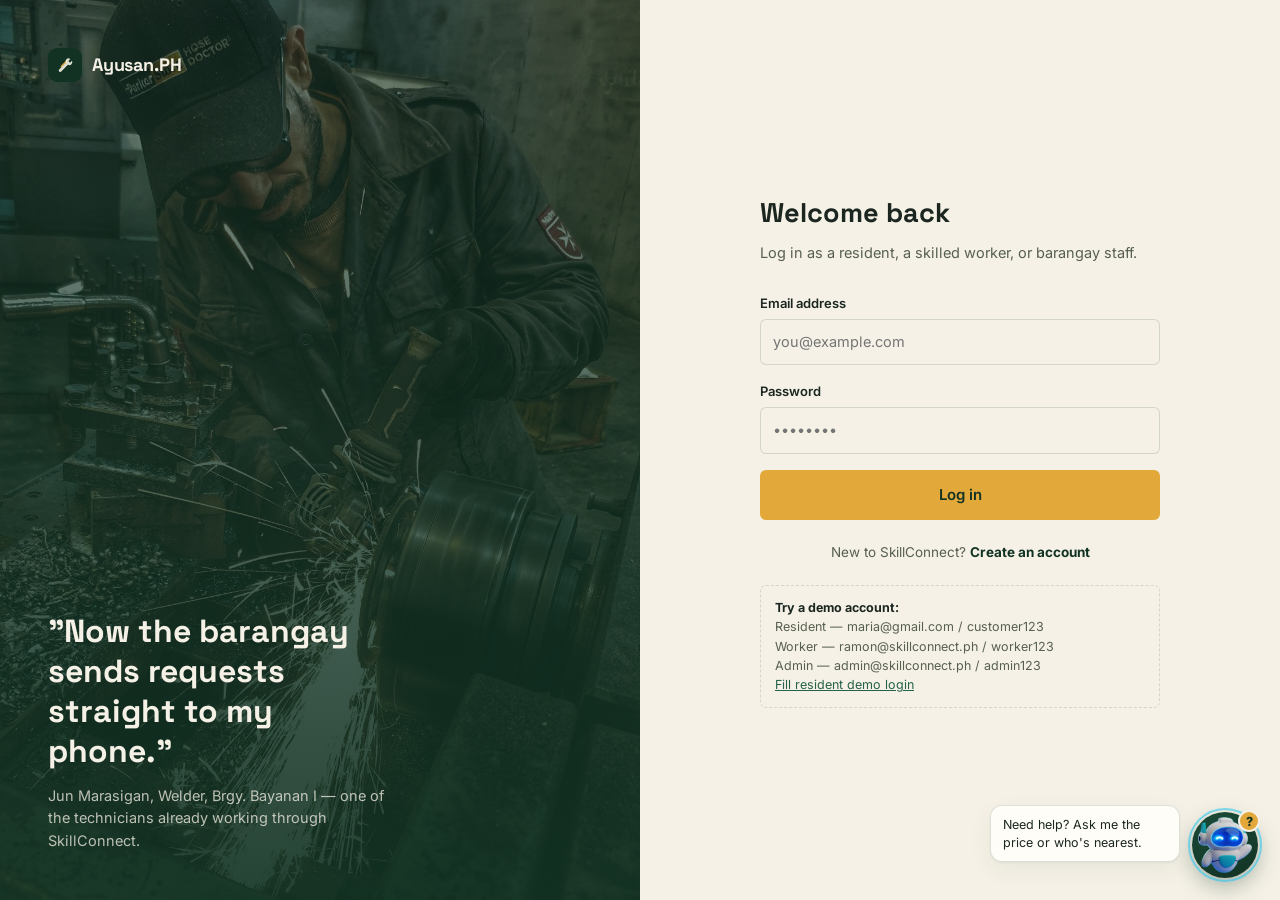
<file: worker.html>
<!DOCTYPE html>
<html lang="en">
<head>
<meta charset="UTF-8">
<meta name="viewport" content="width=device-width, initial-scale=1.0">
<title>Worker Dashboard — Ayusan.PH</title>
<link rel="preconnect" href="https://fonts.googleapis.com">
<link rel="preconnect" href="https://fonts.gstatic.com" crossorigin>
<link href="https://fonts.googleapis.com/css2?family=Space+Grotesk:wght@500;600;700&family=Inter:wght@400;500;600;700;800&display=swap" rel="stylesheet">
<link rel="stylesheet" href="assets/css/styles.css?v=3">
</head>
<body>
<script src="assets/js/db.js"></script>
<script src="assets/js/auth.js?v=3"></script>
<script src="assets/js/ui.js"></script>
<script src="assets/js/map.js"></script>
<script src="assets/js/worker.js"></script>
<script src="assets/js/chatbot.js"></script>
</body>
</html>
</file>
<file: assets/css/styles.css>
/* ==========================================================================
   TOKENS
   ========================================================================== */
:root{
  --paper: #F5F1E6;
  --paper-2: #FFFDF7;
  --ink: #1B2620;
  --ink-soft: #57604F;
  --ink-faint: #8A9184;
  --forest: #123324;
  --forest-2: #1B4A38;
  --forest-3: #24614A;
  --amber: #E3A83A;
  --amber-deep: #B37F22;
  --clay: #B4562F;
  --line: rgba(18,51,36,0.14);
  --line-on-forest: rgba(245,241,230,0.16);
  --white: #FFFFFF;

  --radius-s: 6px;
  --radius-m: 12px;
  --shadow-soft: 0 1px 2px rgba(18,51,36,0.06), 0 8px 24px rgba(18,51,36,0.06);
  --shadow-lift: 0 4px 10px rgba(18,51,36,0.10), 0 20px 40px rgba(18,51,36,0.14);

  --ff-display: 'Space Grotesk', system-ui, sans-serif;
  --ff-body: 'Inter', system-ui, sans-serif;

  --container: 1180px;
  --nav-h: 76px;
}

*, *::before, *::after{ box-sizing: border-box; }
html{ scroll-behavior: smooth; }
body{ overflow-x: hidden; }
.scroll-progress{ position: fixed; top: 0; left: 0; width: 100%; height: 3px; z-index: 500; pointer-events: none; background: rgba(18,51,36,0.08); }
.scroll-progress span{ display: block; width: 0; height: 100%; background: var(--amber); transform-origin: left center; transition: width 0.08s linear; }
@media (prefers-reduced-motion: reduce){
  html{ scroll-behavior: auto; }
  *, *::before, *::after{ animation-duration: 0.001ms !important; animation-iteration-count: 1 !important; transition-duration: 0.001ms !important; scroll-behavior: auto !important; }
}

body{
  margin: 0;
  background: var(--paper);
  color: var(--ink);
  font-family: var(--ff-body);
  font-size: 16px;
  line-height: 1.55;
  -webkit-font-smoothing: antialiased;
}

img{ max-width: 100%; display: block; }
a{ color: inherit; }
button{ font: inherit; }
ul{ margin: 0; padding: 0; list-style: none; }
h1,h2,h3,h4,p{ margin: 0; }

:focus-visible{
  outline: 2.5px solid var(--amber-deep);
  outline-offset: 3px;
  border-radius: 3px;
}

.container{
  width: 100%;
  max-width: var(--container);
  margin: 0 auto;
  padding: 0 28px;
}

.eyebrow-tag{
  display: inline-flex;
  align-items: center;
  gap: 8px;
  font-family: var(--ff-body);
  font-weight: 600;
  font-size: 13px;
  letter-spacing: 0.01em;
  color: var(--forest-3);
  background: rgba(18,51,36,0.06);
  border: 1px solid var(--line);
  padding: 6px 12px 6px 10px;
  border-radius: 999px;
}
.eyebrow-tag .dot{
  width: 6px; height: 6px; border-radius: 50%;
  background: var(--amber);
  flex: none;
}

.section-head{
  max-width: 640px;
  margin-bottom: 48px;
}
.section-head h2{
  font-family: var(--ff-display);
  font-weight: 700;
  font-size: clamp(28px, 3.4vw, 40px);
  line-height: 1.14;
  letter-spacing: -0.01em;
  margin-top: 14px;
}
.section-head p{
  margin-top: 14px;
  font-size: 17px;
  color: var(--ink-soft);
  max-width: 52ch;
}

.btn{
  display: inline-flex;
  align-items: center;
  justify-content: center;
  gap: 8px;
  height: 50px;
  padding: 0 24px;
  border-radius: var(--radius-s);
  font-weight: 600;
  font-size: 15px;
  border: 1px solid transparent;
  cursor: pointer;
  transition: transform 0.18s ease, box-shadow 0.18s ease, background-color 0.18s ease, color 0.18s ease, border-color 0.18s ease;
  text-decoration: none;
  white-space: nowrap;
}
.btn > svg{ width: 18px !important; height: 18px !important; display: block; flex: none; }
.btn-primary{
  background: var(--amber);
  color: var(--forest);
}
.btn-primary:hover{ background: var(--amber-deep); transform: translateY(-2px); box-shadow: var(--shadow-lift); }
.btn-ghost-dark{
  background: transparent;
  border-color: rgba(245,241,230,0.35);
  color: var(--paper);
}
.btn-ghost-dark:hover{ background: rgba(245,241,230,0.1); border-color: rgba(245,241,230,0.6); }
.btn-outline{
  background: transparent;
  border-color: var(--line);
  color: var(--ink);
}
.btn-outline:hover{ border-color: var(--forest); background: rgba(18,51,36,0.04); }
.btn-block{ width: 100%; }

section{ position: relative; }
.section-pad{ padding: 108px 0; }
@media (max-width: 720px){ .section-pad{ padding: 72px 0; } }

/* ==========================================================================
   NAV
   ========================================================================== */
.nav{
  position: fixed;
  top: 0; left: 0; right: 0;
  z-index: 100;
  height: var(--nav-h);
  display: flex;
  align-items: center;
  transition: background-color 0.3s ease, box-shadow 0.3s ease, height 0.3s ease, border-color 0.3s ease;
  border-bottom: 1px solid transparent;
}
.nav.is-scrolled{
  height: 66px;
  background: rgba(245,241,230,0.86);
  backdrop-filter: blur(14px) saturate(1.2);
  -webkit-backdrop-filter: blur(14px) saturate(1.2);
  border-bottom: 1px solid var(--line);
  box-shadow: 0 6px 24px rgba(18,51,36,0.06);
}
.nav .container{ display: flex; align-items: center; justify-content: space-between; gap: 24px; }
.brand{ display: flex; align-items: center; gap: 10px; text-decoration: none; }
.brand-mark{
  width: 34px; height: 34px; border-radius: 9px;
  background: var(--forest);
  display: grid; place-items: center;
  flex: none;
}
.brand-mark svg{ width: 18px; height: 18px; }
.brand-name{
  font-family: var(--ff-display);
  font-weight: 700;
  font-size: 18px;
  color: var(--paper);
  letter-spacing: -0.01em;
  transition: color 0.3s ease;
}
.nav.is-scrolled .brand-name{ color: var(--ink); }
.nav-links{
  display: flex;
  align-items: center;
  gap: 30px;
}
.nav-links a{
  text-decoration: none;
  font-size: 14.5px;
  font-weight: 500;
  color: rgba(245,241,230,0.75);
  transition: color 0.15s ease;
  position: relative;
}
.nav-links a:hover{ color: var(--paper); }
.nav.is-scrolled .nav-links a{ color: var(--ink-soft); }
.nav.is-scrolled .nav-links a:hover{ color: var(--ink); }
.nav-actions{ display: flex; align-items: center; gap: 14px; }
.nav-actions .btn{ height: 42px; padding: 0 18px; font-size: 14px; }
.nav-actions .btn-outline{
  border-color: rgba(245,241,230,0.35);
  color: var(--paper);
}
.nav-actions .btn-outline:hover{ background: rgba(245,241,230,0.1); border-color: rgba(245,241,230,0.6); }
.nav.is-scrolled .nav-actions .btn-outline{ border-color: var(--line); color: var(--ink); }
.nav.is-scrolled .nav-actions .btn-outline:hover{ border-color: var(--forest); background: rgba(18,51,36,0.04); }
.nav-toggle{
  display: none;
  width: 40px; height: 40px;
  border: 1px solid rgba(245,241,230,0.35);
  border-radius: var(--radius-s);
  background: transparent;
  align-items: center; justify-content: center;
  flex-direction: column; gap: 4px;
  cursor: pointer;
  transition: border-color 0.3s ease;
}
.nav.is-scrolled .nav-toggle{ border-color: var(--line); background: var(--paper-2); }
.nav-toggle span{ display: block; width: 18px; height: 2px; background: var(--paper); border-radius: 2px; transition: transform 0.25s ease, opacity 0.25s ease, background-color 0.3s ease; }
.nav.is-scrolled .nav-toggle span{ background: var(--ink); }
.nav-toggle.is-open span:nth-child(1){ transform: translateY(6px) rotate(45deg); }
.nav-toggle.is-open span:nth-child(2){ opacity: 0; }
.nav-toggle.is-open span:nth-child(3){ transform: translateY(-6px) rotate(-45deg); }

@media (max-width: 900px){
  .nav-links{
    position: fixed;
    top: var(--nav-h); left: 0; right: 0;
    background: var(--paper-2);
    border-bottom: 1px solid var(--line);
    flex-direction: column;
    align-items: stretch;
    gap: 0;
    padding: 8px 28px 18px;
    transform: translateY(-8px);
    opacity: 0;
    pointer-events: none;
    transition: transform 0.2s ease, opacity 0.2s ease;
  }
  .nav-links.is-open{ transform: translateY(0); opacity: 1; pointer-events: auto; }
  .nav-links a, .nav.is-scrolled .nav-links a{ padding: 12px 0; border-bottom: 1px solid var(--line); color: var(--ink-soft); }
  .nav-links a:hover{ color: var(--ink); }
  .nav-actions .btn-outline{ display: none; }
  .nav-toggle{ display: flex; }
}

/* ==========================================================================
   HERO
   ========================================================================== */
.hero{
  position: relative;
  padding: calc(var(--nav-h) + 56px) 0 90px;
  background: var(--forest);
  color: var(--paper);
  overflow: hidden;
}
.hero::before{ /* grain / depth texture */
  content: "";
  position: absolute; inset: 0;
  opacity: 0.5;
  mix-blend-mode: overlay;
  background-image: url("data:image/svg+xml;utf8,<svg xmlns='http://www.w3.org/2000/svg' width='140' height='140'><filter id='n'><feTurbulence type='fractalNoise' baseFrequency='0.9' numOctaves='2' stitchTiles='stitch'/><feColorMatrix type='saturate' values='0'/></filter><rect width='100%25' height='100%25' filter='url(%23n)' opacity='0.35'/></svg>");
  pointer-events: none;
}
.hero::after{ /* soft radial depth glow */
  content: "";
  position: absolute;
  top: -20%; right: -10%;
  width: 60%; height: 90%;
  background: radial-gradient(closest-side, rgba(227,168,58,0.20), transparent 70%);
  pointer-events: none;
}
.hero .container{
  position: relative;
  z-index: 2;
  display: grid;
  grid-template-columns: 1.05fr 0.95fr;
  gap: 40px;
  align-items: center;
}
.hero-copy .eyebrow-tag{
  background: rgba(245,241,230,0.08);
  border-color: var(--line-on-forest);
  color: var(--paper);
}
.hero-copy h1{
  font-family: var(--ff-display);
  font-weight: 700;
  font-size: clamp(36px, 5vw, 58px);
  line-height: 1.06;
  letter-spacing: -0.015em;
  margin-top: 22px;
  max-width: 15ch;
}
.hero-copy .line{
  display: block;
  overflow: hidden;
}
.hero-copy .line span{
  display: block;
  transform: translateY(110%);
  transition: transform 0.7s cubic-bezier(.22,1,.36,1);
}
.hero-copy.is-ready .line span{ transform: translateY(0); }
.hero-copy .line:nth-child(1) span{ transition-delay: 0.05s; }
.hero-copy .line:nth-child(2) span{ transition-delay: 0.14s; }
.hero-copy .line:nth-child(3) span{ transition-delay: 0.23s; }

.hero-copy p.lede{
  margin-top: 22px;
  font-size: 17.5px;
  color: rgba(245,241,230,0.78);
  max-width: 46ch;
  opacity: 0;
  transform: translateY(10px);
  transition: opacity 0.6s ease 0.4s, transform 0.6s ease 0.4s;
}
.hero-copy.is-ready p.lede{ opacity: 1; transform: translateY(0); }

.hero-cta{
  display: flex;
  gap: 14px;
  margin-top: 32px;
  flex-wrap: wrap;
  opacity: 0;
  transform: translateY(10px);
  transition: opacity 0.6s ease 0.5s, transform 0.6s ease 0.5s;
}
.hero-copy.is-ready .hero-cta{ opacity: 1; transform: translateY(0); }

.hero-stats{
  display: flex;
  gap: 34px;
  margin-top: 52px;
  padding-top: 28px;
  border-top: 1px solid var(--line-on-forest);
  opacity: 0;
  transition: opacity 0.6s ease 0.6s;
}
.hero-copy.is-ready .hero-stats{ opacity: 1; }
.hero-stat b{
  display: block;
  font-family: var(--ff-display);
  font-size: 30px;
  font-weight: 700;
  color: var(--amber);
}
.hero-stat span{
  display: block;
  font-size: 13.5px;
  color: rgba(245,241,230,0.65);
  margin-top: 4px;
}

/* hero visual: floating ticket + phone mockup */
.hero-visual{
  position: relative;
  height: 470px;
  opacity: 0;
  transform: translateY(16px) scale(0.98);
  transition: opacity 0.8s cubic-bezier(.22,1,.36,1) 0.25s, transform 0.8s cubic-bezier(.22,1,.36,1) 0.25s;
}
.hero-copy.is-ready ~ .hero-visual,
.hero-visual.is-ready{ opacity: 1; transform: translateY(0) scale(1); }

.hv-layer{ position: absolute; will-change: transform; }

.hv-card{
  left: 4%; top: 6%;
  width: 300px;
  background: var(--paper-2);
  border-radius: var(--radius-m);
  box-shadow: var(--shadow-lift);
  padding: 20px 20px 22px;
  color: var(--ink);
  transform: rotate(-4deg);
  animation: floatSlow 7s ease-in-out infinite;
}
.hv-card .hv-top{ display: flex; align-items: center; gap: 12px; }
.hv-avatar{
  width: 44px; height: 44px; border-radius: 50%;
  background: var(--forest-3);
  color: var(--paper);
  display: grid; place-items: center;
  font-family: var(--ff-display); font-weight: 700; font-size: 15px;
  flex: none;
}
.hv-name{ font-weight: 700; font-size: 15px; }
.hv-role{ font-size: 12.5px; color: var(--ink-soft); margin-top: 2px; }
.hv-verified{
  margin-left: auto;
  display: flex; align-items: center; gap: 4px;
  font-size: 11.5px; font-weight: 700;
  color: var(--forest-3);
  background: rgba(36,97,74,0.1);
  padding: 4px 8px; border-radius: 999px;
  flex: none;
}
.hv-verified svg{ width: 11px; height: 11px; }
.hv-tags{ display: flex; gap: 6px; margin-top: 14px; flex-wrap: wrap; }
.hv-chip{
  font-size: 11.5px; font-weight: 600;
  padding: 5px 9px; border-radius: 999px;
  background: rgba(18,51,36,0.06);
  color: var(--forest);
  border: 1px solid var(--line);
}
.hv-rating{ display: flex; align-items: center; gap: 4px; margin-top: 14px; }
.hv-rating svg{ width: 13px; height: 13px; color: var(--amber-deep); }
.hv-rating span{ font-size: 12.5px; color: var(--ink-soft); margin-left: 4px; }

.hv-phone{
  right: 2%; bottom: 2%;
  width: 210px;
  background: var(--paper-2);
  border-radius: 20px;
  border: 6px solid var(--forest-2);
  box-shadow: var(--shadow-lift);
  padding: 16px 14px;
  transform: rotate(5deg);
  animation: floatSlow 8s ease-in-out infinite 0.4s;
}
.hv-phone .hv-field{
  height: 10px; border-radius: 4px;
  background: rgba(18,51,36,0.08);
  margin-bottom: 8px;
}
.hv-phone .hv-field.w60{ width: 60%; }
.hv-phone .hv-field.w40{ width: 40%; }
.hv-phone .hv-btn{
  margin-top: 12px;
  height: 30px; border-radius: 7px;
  background: var(--amber);
  display: flex; align-items: center; justify-content: center;
  font-size: 11px; font-weight: 700; color: var(--forest);
}

.hv-badge{
  left: 46%; top: 62%;
  background: var(--amber);
  color: var(--forest);
  font-weight: 700; font-size: 12.5px;
  padding: 10px 14px;
  border-radius: 10px;
  box-shadow: var(--shadow-lift);
  transform: rotate(-3deg);
  animation: floatSlow 6.5s ease-in-out infinite 0.8s;
}

.hv-ring{
  width: 340px; height: 340px;
  border-radius: 50%;
  border: 1px dashed rgba(245,241,230,0.25);
  left: 50%; top: 50%;
  transform: translate(-50%,-50%);
}

@keyframes floatSlow{
  0%, 100%{ transform-origin: center; }
  50%{ transform: translateY(-10px) rotate(var(--rot, 0deg)); }
}

@media (max-width: 900px){
  .hero .container{ grid-template-columns: 1fr; gap: 56px; }
  .hero-visual{ height: 380px; max-width: 420px; margin: 0 auto; }
}
@media (max-width: 480px){
  .hero{ padding-top: calc(var(--nav-h) + 36px); }
  .hero-visual{ height: 320px; }
  .hv-card{ width: 240px; padding: 16px; }
  .hv-phone{ width: 160px; padding: 12px; }
  .hv-badge{ font-size: 11px; padding: 8px 11px; }
  .hero-stats{ gap: 22px; flex-wrap: wrap; }
}

/* ==========================================================================
   MARQUEE STRIP
   ========================================================================== */
.marquee-strip{
  background: var(--forest-2);
  border-top: 1px solid var(--line-on-forest);
  border-bottom: 1px solid var(--line-on-forest);
  overflow: hidden;
  padding: 16px 0;
}
.marquee-track{
  display: flex;
  width: max-content;
  animation: marquee 32s linear infinite;
}
.marquee-track span{
  display: flex; align-items: center; gap: 12px;
  font-family: var(--ff-display);
  font-weight: 600;
  font-size: 16px;
  color: rgba(245,241,230,0.85);
  padding: 0 28px;
  white-space: nowrap;
}
.marquee-track span svg{ width: 14px; height: 14px; color: var(--amber); flex: none; }
@keyframes marquee{ from{ transform: translateX(0); } to{ transform: translateX(-50%); } }

/* ==========================================================================
   HOW IT WORKS
   ========================================================================== */
.steps{
  display: grid;
  grid-template-columns: repeat(4, 1fr);
  gap: 0;
  border: 1px solid var(--line);
  border-radius: var(--radius-m);
  overflow: hidden;
  background: var(--paper-2);
}
.step{
  padding: 32px 26px;
  border-right: 1px solid var(--line);
  position: relative;
}
.step:last-child{ border-right: none; }
.step .step-num{
  font-family: var(--ff-display);
  font-weight: 700;
  font-size: 14px;
  color: var(--amber-deep);
  border: 1px solid var(--line);
  width: 30px; height: 30px;
  border-radius: 50%;
  display: grid; place-items: center;
}
.step h3{
  font-family: var(--ff-display);
  font-size: 17px;
  font-weight: 600;
  margin-top: 18px;
}
.step p{ font-size: 14.5px; color: var(--ink-soft); margin-top: 8px; }
@media (max-width: 900px){
  .steps{ grid-template-columns: 1fr 1fr; }
  .step:nth-child(2){ border-right: none; }
}
@media (max-width: 560px){
  .steps{ grid-template-columns: 1fr; }
  .step{ border-right: none; border-bottom: 1px solid var(--line); }
  .step:last-child{ border-bottom: none; }
}

/* ==========================================================================
   DIRECTORY (ticket cards)
   ========================================================================== */
.directory-head{
  display: flex;
  align-items: flex-end;
  justify-content: space-between;
  gap: 24px;
  flex-wrap: wrap;
  margin-bottom: 36px;
}
.filter-row{
  display: flex;
  gap: 8px;
  flex-wrap: wrap;
}
.filter-chip{
  border: 1px solid var(--line);
  background: var(--paper-2);
  color: var(--ink-soft);
  font-weight: 600;
  font-size: 13.5px;
  padding: 9px 15px;
  border-radius: 999px;
  cursor: pointer;
  transition: all 0.15s ease;
}
.filter-chip:hover{ border-color: var(--forest-3); color: var(--ink); }
.filter-chip.is-active{
  background: var(--forest);
  border-color: var(--forest);
  color: var(--paper);
}

.ticket-grid{
  display: grid;
  grid-template-columns: repeat(3, 1fr);
  gap: 26px 22px;
}
@media (max-width: 900px){ .ticket-grid{ grid-template-columns: 1fr 1fr; } }
@media (max-width: 620px){ .ticket-grid{ grid-template-columns: 1fr; } }

.ticket{
  position: relative;
  background: var(--paper-2);
  border: 1px solid var(--line);
  box-shadow: var(--shadow-soft);
  padding: 22px 20px 20px 40px;
  clip-path: polygon(26px 0, 100% 0, 100% 100%, 26px 100%, 0 50%);
  transform: rotate(var(--tilt, -1.4deg));
  transition: transform 0.3s cubic-bezier(.22,1,.36,1), box-shadow 0.3s ease;
}
.ticket:nth-child(2n){ --tilt: 1.1deg; }
.ticket:nth-child(3n){ --tilt: -0.7deg; }
.ticket:hover{ transform: rotate(0deg) translateY(-6px); box-shadow: var(--shadow-lift); }
.ticket::after{ /* grommet hole */
  content: "";
  position: absolute;
  left: 14px; top: 50%;
  width: 9px; height: 9px;
  border-radius: 50%;
  background: var(--paper);
  border: 1px solid var(--line);
  transform: translateY(-50%);
}
.ticket-top{ display: flex; align-items: flex-start; gap: 12px; }
.ticket-avatar{
  width: 46px; height: 46px; border-radius: 50%;
  background: var(--forest-3);
  color: var(--paper);
  display: grid; place-items: center;
  font-family: var(--ff-display); font-weight: 700; font-size: 15px;
  flex: none;
}
.ticket-name{ font-weight: 700; font-size: 15.5px; }
.ticket-loc{ font-size: 12.5px; color: var(--ink-soft); margin-top: 2px; }
.ticket-status{
  margin-left: auto;
  flex: none;
  font-size: 11px; font-weight: 700;
  padding: 4px 9px; border-radius: 999px;
}
.ticket-status.verified{ background: rgba(36,97,74,0.12); color: var(--forest-3); }
.ticket-status.pending{ background: rgba(180,86,47,0.12); color: var(--clay); }
.ticket-skill{
  margin-top: 16px;
  font-size: 12.5px; font-weight: 600;
  color: var(--forest);
  background: rgba(18,51,36,0.06);
  display: inline-block;
  padding: 5px 10px;
  border-radius: 6px;
  border: 1px solid var(--line);
}
.ticket-bio{ font-size: 13.5px; color: var(--ink-soft); margin-top: 12px; line-height: 1.5; }
.ticket-foot{ display: flex; align-items: center; justify-content: space-between; margin-top: 16px; }
.ticket-rating{ display: flex; align-items: center; gap: 3px; }
.ticket-rating svg{ width: 12px; height: 12px; color: var(--amber-deep); }
.ticket-rating span{ font-size: 12px; color: var(--ink-soft); margin-left: 3px; }
.ticket-link{ font-size: 12.5px; font-weight: 700; color: var(--forest); text-decoration: none; }
.ticket-link:hover{ text-decoration: underline; }

.directory-more{ text-align: center; margin-top: 40px; }

/* ==========================================================================
   ALTERNATING FEATURES
   ========================================================================== */
.feature-row{
  display: grid;
  grid-template-columns: 1fr 1fr;
  gap: 64px;
  align-items: center;
}
.feature-row + .feature-row{ margin-top: 110px; }
.feature-row.is-reverse .feature-copy{ order: 2; }
.feature-row.is-reverse .feature-visual{ order: 1; }
.feature-copy .eyebrow-tag{ margin-bottom: 16px; }
.feature-copy h3{
  font-family: var(--ff-display);
  font-weight: 700;
  font-size: clamp(24px, 2.6vw, 30px);
  line-height: 1.18;
}
.feature-copy p{ margin-top: 14px; color: var(--ink-soft); font-size: 16px; max-width: 46ch; }
.feature-list{ margin-top: 20px; display: flex; flex-direction: column; gap: 10px; }
.feature-list li{ display: flex; gap: 10px; font-size: 14.5px; color: var(--ink); align-items: flex-start; }
.feature-list svg{ width: 16px; height: 16px; color: var(--forest-3); margin-top: 3px; flex: none; }

.feature-visual{
  position: relative;
  border-radius: var(--radius-m);
  background: var(--forest);
  min-height: 340px;
  overflow: hidden;
  display: grid;
  place-items: center;
  box-shadow: var(--shadow-soft);
}
.feature-visual::before{
  content: "";
  position: absolute; inset: 0;
  background: radial-gradient(circle at 30% 20%, rgba(227,168,58,0.22), transparent 55%);
}
.fv-mock{
  position: relative;
  width: 82%;
  background: var(--paper-2);
  border-radius: 10px;
  box-shadow: var(--shadow-lift);
  padding: 18px;
}
.fv-mock .fv-row{ display: flex; align-items: center; gap: 10px; margin-bottom: 12px; }
.fv-mock .fv-bar{ height: 9px; border-radius: 4px; background: rgba(18,51,36,0.09); }
.fv-mock .fv-bar.w80{ width: 80%; }
.fv-mock .fv-bar.w50{ width: 50%; }
.fv-mock .fv-bar.w30{ width: 30%; }
.fv-track{ height: 6px; background: rgba(18,51,36,0.08); border-radius: 4px; margin: 18px 0 6px; position: relative; overflow: hidden; }
.fv-track i{ position: absolute; inset: 0; width: 62%; background: var(--forest-3); border-radius: 4px; }
.fv-steps{ display: flex; justify-content: space-between; margin-top: 10px; }
.fv-steps span{ font-size: 10px; font-weight: 700; color: var(--ink-faint); }
.fv-steps span.done{ color: var(--forest-3); }

/* verification stamp visual */
.fv-stamp{
  width: 150px; height: 150px;
  border: 3px solid var(--amber);
  border-radius: 50%;
  display: grid; place-items: center;
  text-align: center;
  transform: rotate(-8deg);
  color: var(--amber);
  font-family: var(--ff-display);
  font-weight: 700;
  animation: floatSlow 7s ease-in-out infinite;
}
.fv-stamp small{ display: block; font-size: 10px; letter-spacing: 0.06em; margin-top: 3px; color: rgba(245,241,230,0.7); font-family: var(--ff-body); }

/* ==========================================================================
   ANNOUNCEMENTS
   ========================================================================== */
.announce-grid{
  display: grid;
  grid-template-columns: repeat(3, 1fr);
  gap: 22px;
}
@media (max-width: 900px){ .announce-grid{ grid-template-columns: 1fr; } }
.announce-card{
  border: 1px solid var(--line);
  background: var(--paper-2);
  border-radius: var(--radius-m);
  padding: 24px;
  transition: transform 0.25s ease, box-shadow 0.25s ease;
}
.announce-card:hover{ transform: translateY(-4px); box-shadow: var(--shadow-soft); }
.announce-meta{ display: flex; align-items: center; gap: 10px; font-size: 12.5px; color: var(--ink-faint); }
.announce-meta .cat{
  font-weight: 700; color: var(--forest-3);
  background: rgba(36,97,74,0.1);
  padding: 3px 9px; border-radius: 999px;
}
.announce-card h4{ font-family: var(--ff-display); font-size: 17px; font-weight: 600; margin-top: 14px; line-height: 1.3; }
.announce-card p{ font-size: 14px; color: var(--ink-soft); margin-top: 10px; }

/* ==========================================================================
   WHO ITS FOR
   ========================================================================== */
.audience-grid{
  display: grid;
  grid-template-columns: repeat(3, 1fr);
  gap: 22px;
}
@media (max-width: 900px){ .audience-grid{ grid-template-columns: 1fr; } }
.audience-card{
  border: 1px solid var(--line);
  border-radius: var(--radius-m);
  padding: 28px 24px;
  background: var(--paper-2);
}
.audience-icon{
  width: 46px; height: 46px; border-radius: 10px;
  background: var(--forest);
  display: grid; place-items: center;
}
.audience-icon svg{ width: 22px; height: 22px; color: var(--amber); }
.audience-card h3{ font-family: var(--ff-display); font-size: 18px; font-weight: 600; margin-top: 18px; }
.audience-card p{ font-size: 14.5px; color: var(--ink-soft); margin-top: 8px; }
.audience-card ul{ margin-top: 16px; display: flex; flex-direction: column; gap: 8px; }
.audience-card li{ font-size: 13.5px; color: var(--ink); display: flex; gap: 8px; }
.audience-card li::before{ content: "—"; color: var(--ink-faint); flex: none; }

/* ==========================================================================
   TESTIMONIALS
   ========================================================================== */
.testi-wrap{ position: relative; }
.testi-track{
  display: flex;
  gap: 20px;
  overflow-x: auto;
  scroll-snap-type: x mandatory;
  padding-bottom: 10px;
  scrollbar-width: none;
}
.testi-track::-webkit-scrollbar{ display: none; }
.testi-card{
  flex: 0 0 340px;
  scroll-snap-align: start;
  background: var(--paper-2);
  border: 1px solid var(--line);
  border-radius: var(--radius-m);
  padding: 26px;
}
.testi-quote{ font-size: 15.5px; line-height: 1.55; color: var(--ink); }
.testi-quote::before{ content: open-quote; }
.testi-quote::after{ content: close-quote; }
.testi-person{ display: flex; align-items: center; gap: 10px; margin-top: 20px; }
.testi-avatar{
  width: 38px; height: 38px; border-radius: 50%;
  background: var(--forest-3); color: var(--paper);
  display: grid; place-items: center;
  font-family: var(--ff-display); font-weight: 700; font-size: 13px;
  flex: none;
}
.testi-name{ font-size: 13.5px; font-weight: 700; }
.testi-role{ font-size: 12px; color: var(--ink-soft); }
.testi-nav{ display: flex; gap: 10px; justify-content: flex-end; margin-top: 20px; }
.testi-nav button{
  width: 38px; height: 38px; border-radius: 50%;
  border: 1px solid var(--line);
  background: var(--paper-2);
  display: grid; place-items: center;
  cursor: pointer;
  transition: background 0.15s ease, border-color 0.15s ease;
}
.testi-nav button:hover{ background: var(--forest); border-color: var(--forest); color: var(--paper); }
.testi-nav svg{ width: 15px; height: 15px; }

/* ==========================================================================
   REQUEST FORM
   ========================================================================== */
.request-wrap{
  display: grid;
  grid-template-columns: 0.85fr 1.15fr;
  gap: 50px;
  align-items: start;
}
@media (max-width: 900px){ .request-wrap{ grid-template-columns: 1fr; } }
.form-card{
  background: var(--paper-2);
  border: 1px solid var(--line);
  border-radius: var(--radius-m);
  padding: 32px;
  box-shadow: var(--shadow-soft);
}
.form-grid{ display: grid; grid-template-columns: 1fr 1fr; gap: 16px; }
.field{ display: flex; flex-direction: column; gap: 6px; }
.field.full{ grid-column: 1 / -1; }
.field label{ font-size: 13px; font-weight: 600; color: var(--ink); }
.field input, .field select, .field textarea{
  border: 1px solid var(--line);
  background: var(--paper);
  border-radius: var(--radius-s);
  padding: 11px 12px;
  font: inherit;
  font-size: 14.5px;
  color: var(--ink);
  transition: border-color 0.15s ease, box-shadow 0.15s ease;
}
.field input:focus, .field select:focus, .field textarea:focus{
  outline: none;
  border-color: var(--forest-3);
  box-shadow: 0 0 0 3px rgba(36,97,74,0.14);
}
.field textarea{ resize: vertical; min-height: 92px; }
.form-card .btn{ margin-top: 22px; }
.form-note{ font-size: 12.5px; color: var(--ink-faint); margin-top: 12px; }

.ticket-confirm{
  display: none;
  text-align: center;
  padding: 28px;
}
.ticket-confirm.is-visible{ display: block; animation: popIn 0.4s cubic-bezier(.22,1,.36,1); }
@keyframes popIn{ from{ opacity: 0; transform: scale(0.94) translateY(6px); } to{ opacity: 1; transform: scale(1) translateY(0); } }
.ticket-confirm .ok-badge{
  width: 56px; height: 56px; border-radius: 50%;
  background: rgba(36,97,74,0.12);
  color: var(--forest-3);
  display: grid; place-items: center;
  margin: 0 auto;
}
.ticket-confirm .ok-badge svg{ width: 26px; height: 26px; }
.ticket-confirm h4{ font-family: var(--ff-display); font-size: 19px; margin-top: 16px; }
.ticket-confirm .ticket-id{
  font-family: var(--ff-display); font-weight: 700; color: var(--amber-deep);
  font-size: 15px; margin-top: 6px;
}
.ticket-confirm p{ font-size: 13.5px; color: var(--ink-soft); margin-top: 8px; }

.request-copy .stat-strip{ display: flex; gap: 30px; margin-top: 28px; flex-wrap: wrap; }
.stat-strip .stat b{ display: block; font-family: var(--ff-display); font-size: 24px; color: var(--forest); }
.stat-strip .stat span{ font-size: 12.5px; color: var(--ink-soft); }

/* ==========================================================================
   FAQ
   ========================================================================== */
.faq-list{ max-width: 760px; }
.faq-item{ border-bottom: 1px solid var(--line); }
.faq-q{
  width: 100%;
  display: flex; align-items: center; justify-content: space-between; gap: 20px;
  padding: 22px 4px;
  background: none; border: none;
  cursor: pointer;
  text-align: left;
  font-family: var(--ff-display);
  font-size: 16.5px;
  font-weight: 600;
  color: var(--ink);
}
.faq-q svg{ width: 18px; height: 18px; flex: none; transition: transform 0.25s ease; color: var(--ink-soft); }
.faq-item.is-open .faq-q svg{ transform: rotate(45deg); }
.faq-a{
  max-height: 0;
  overflow: hidden;
  transition: max-height 0.3s ease;
}
.faq-a p{ padding: 0 4px 22px; font-size: 14.5px; color: var(--ink-soft); max-width: 62ch; }

/* ==========================================================================
   CTA BAND
   ========================================================================== */
.cta-band{
  background: var(--forest);
  color: var(--paper);
  border-radius: var(--radius-m);
  padding: 64px 50px;
  text-align: center;
  position: relative;
  overflow: hidden;
}
.cta-band::before{
  content: "";
  position: absolute; inset: 0;
  background: radial-gradient(circle at 20% 20%, rgba(227,168,58,0.18), transparent 55%);
}
.cta-band > *{ position: relative; }
.cta-band h2{
  font-family: var(--ff-display);
  font-weight: 700;
  font-size: clamp(26px, 3.4vw, 38px);
  max-width: 22ch;
  margin: 0 auto;
}
.cta-band p{ color: rgba(245,241,230,0.72); margin-top: 14px; }
.cta-band .hero-cta{ justify-content: center; margin-top: 26px; opacity: 1; transform: none; }

/* ========================================================================
  BUILT BY — team credits
  ======================================================================== */
.built-by{ background: var(--paper-2); border-top: 1px solid var(--line); border-bottom: 1px solid var(--line); }
.built-by-head{ max-width: 650px; }
.builder-feature{ display: grid; grid-template-columns: minmax(280px, .8fr) 1.2fr; min-height: 360px; margin-top: 38px; background: var(--forest); color: var(--paper); border-radius: 10px; overflow: hidden; box-shadow: var(--shadow-lift); }
.builder-photo{ min-height: 360px; display: grid; place-items: end start; position: relative; overflow: hidden; background: var(--forest); color: rgba(245,241,230,0.84); font-family: var(--ff-display); font-size: 11px; font-weight: 700; letter-spacing: 0.12em; text-align: left; line-height: 1.5; }
.builder-gallery{ position: absolute; inset: 0; display: grid; grid-template-columns: 1.35fr .65fr; gap: 8px; padding: 18px; transform: translateY(var(--photo-shift, 0px)); transition: transform 1.1s cubic-bezier(.22,1,.36,1); }
.builder-gallery img{ width: 100%; height: 100%; object-fit: cover; filter: saturate(.88) contrast(1.04); }
.builder-image-main{ grid-row: span 2; object-position: center 12%; }
.builder-image-secondary{ min-height: 0; object-position: center; }
.builder-image-two{ object-position: center 28%; }
.builder-image-three{ object-position: center 18%; }
.builder-feature:hover .builder-gallery{ transform: translateY(var(--photo-shift, 0px)) scale(1.035); }
.builder-photo::after{ content: ""; position: absolute; inset: 0; width: auto; height: auto; border: 0; border-radius: 0; background: linear-gradient(180deg, rgba(18,51,36,0.02) 35%, rgba(18,51,36,0.82) 100%); box-shadow: none; pointer-events: none; }
.builder-photo-label{ position: relative; z-index: 2; margin: 0 24px 22px; max-width: 22ch; }
.builder-photo::before{ content: ""; position: absolute; inset: 24px; border: 1px solid rgba(245,241,230,0.34); border-radius: 6px; }
.builder-photo span{ position: relative; z-index: 2; }
.builder-copy{ display: flex; flex-direction: column; justify-content: center; padding: 48px clamp(28px, 6vw, 82px); }
.builder-copy .team-role{ color: var(--amber); }
.builder-copy h3{ font-family: var(--ff-display); font-size: clamp(32px, 5vw, 58px); line-height: 1; margin-top: 14px; }
.builder-lede{ max-width: 36ch; color: rgba(245,241,230,0.76); font-size: 16px; line-height: 1.6; margin-top: 20px; }
.builder-signature{ display: flex; align-items: center; gap: 12px; margin-top: 34px; color: rgba(245,241,230,0.58); font-size: 11px; text-transform: uppercase; letter-spacing: 0.08em; }
.builder-line{ width: 44px; height: 1px; background: var(--amber); }
.team-role{ color: var(--amber-deep); font-size: 11px; font-weight: 700; text-transform: uppercase; letter-spacing: 0.08em; }
@media (max-width: 780px){
  .builder-feature{ grid-template-columns: 1fr; }
  .builder-photo{ min-height: 440px; }
  .builder-gallery{ padding: 12px; }
  .builder-copy{ padding: 34px 26px 38px; }
}

/* ==========================================================================
   FOOTER
   ========================================================================== */
footer{
  background: var(--paper-2);
  border-top: 1px solid var(--line);
  padding: 70px 0 30px;
}
.footer-grid{
  display: grid;
  grid-template-columns: 1.3fr 1fr 1fr 1fr;
  gap: 40px;
}
@media (max-width: 780px){ .footer-grid{ grid-template-columns: 1fr 1fr; } }
.footer-brand p{ font-size: 13.5px; color: var(--ink-soft); margin-top: 14px; max-width: 30ch; }
.footer-col h5{ font-size: 13px; font-weight: 700; color: var(--ink); margin-bottom: 14px; }
.footer-col ul{ display: flex; flex-direction: column; gap: 10px; }
.footer-col a{ font-size: 13.5px; color: var(--ink-soft); text-decoration: none; }
.footer-col a:hover{ color: var(--ink); }
.footer-bottom{
  margin-top: 56px;
  padding-top: 24px;
  border-top: 1px solid var(--line);
  display: flex; justify-content: space-between; align-items: center; flex-wrap: wrap; gap: 12px;
}
.footer-bottom span{ font-size: 12.5px; color: var(--ink-faint); }
.footer-social{ display: flex; gap: 12px; }
.footer-social a{
  width: 34px; height: 34px; border-radius: 50%;
  border: 1px solid var(--line);
  display: grid; place-items: center;
  color: var(--ink-soft);
  text-decoration: none;
}
.footer-social a:hover{ border-color: var(--forest); color: var(--forest); }
.footer-social svg{ width: 14px; height: 14px; }

/* reveal utility for section headers (used sparingly) */
[data-reveal]{
  opacity: 0;
  transform: translateY(16px);
  transition: opacity 0.7s cubic-bezier(.22,1,.36,1), transform 0.7s cubic-bezier(.22,1,.36,1);
}
[data-reveal].is-visible{ opacity: 1; transform: translateY(0); }

/* ==========================================================================
   AUTH PAGES (login / register)
   ========================================================================== */
.auth-shell{
  min-height: 100vh;
  display: grid;
  grid-template-columns: 1fr 1fr;
}
@media (max-width: 900px){ .auth-shell{ grid-template-columns: 1fr; } }
.auth-visual{
  position: relative;
  background: var(--forest);
  color: var(--paper);
  padding: 48px;
  display: flex;
  flex-direction: column;
  justify-content: space-between;
  background-size: cover;
  background-position: center;
  overflow: hidden;
}
.auth-visual::before{
  content: "";
  position: absolute; inset: 0;
  background: linear-gradient(180deg, rgba(18,51,36,0.55), rgba(18,51,36,0.92));
}
.auth-visual > *{ position: relative; z-index: 1; }
.auth-visual .brand{ text-decoration: none; }
.auth-visual .quote{ max-width: 34ch; }
.auth-visual .quote h2{ font-family: var(--ff-display); font-size: clamp(24px,2.6vw,32px); font-weight: 700; line-height: 1.25; }
.auth-visual .quote p{ margin-top: 14px; color: rgba(245,241,230,0.75); font-size: 14.5px; }
@media (max-width: 900px){ .auth-visual{ display: none; } }
.auth-form-wrap{
  display: flex;
  align-items: center;
  justify-content: center;
  padding: 40px 28px;
}
.auth-card{ width: 100%; max-width: 400px; }
.auth-card .brand{ display: none; text-decoration: none; margin-bottom: 28px; }
@media (max-width: 900px){ .auth-card .brand{ display: inline-flex; } }
.auth-card h1{ font-family: var(--ff-display); font-size: 27px; font-weight: 700; }
.auth-card .sub{ color: var(--ink-soft); font-size: 14.5px; margin-top: 8px; }
.auth-card form{ margin-top: 28px; display: flex; flex-direction: column; gap: 16px; }
.role-picker{ display: grid; grid-template-columns: 1fr 1fr; gap: 10px; }
.role-picker input{ display: none; }
.role-picker label{
  border: 1px solid var(--line);
  border-radius: var(--radius-s);
  padding: 12px 10px;
  text-align: center;
  font-size: 13.5px;
  font-weight: 600;
  color: var(--ink-soft);
  cursor: pointer;
  transition: all 0.15s ease;
}
.role-picker input:checked + label{
  border-color: var(--forest);
  background: rgba(18,51,36,0.06);
  color: var(--forest);
}
.auth-error{
  display: none;
  font-size: 13.5px;
  color: var(--clay);
  background: rgba(180,86,47,0.1);
  border: 1px solid rgba(180,86,47,0.25);
  padding: 10px 12px;
  border-radius: var(--radius-s);
}
.auth-error.is-visible{ display: block; }
.auth-foot{ margin-top: 22px; font-size: 13.5px; color: var(--ink-soft); text-align: center; }
.auth-foot a{ color: var(--forest); font-weight: 700; text-decoration: none; }
.auth-foot a:hover{ text-decoration: underline; }
.demo-box{
  margin-top: 22px;
  border: 1px dashed var(--line);
  border-radius: var(--radius-s);
  padding: 12px 14px;
  font-size: 12.5px;
  color: var(--ink-soft);
}
.demo-box b{ color: var(--ink); }
.demo-box button{
  border: none; background: none; color: var(--forest-3); font-weight: 700; cursor: pointer; padding: 0; font: inherit; text-decoration: underline;
}

/* ==========================================================================
   APP SHELL (customer / worker / admin dashboards)
   ========================================================================== */
.app-shell{ display: flex; min-height: 100vh; background: var(--paper); }
.app-sidebar{
  width: 240px;
  flex: none;
  background: var(--forest);
  color: var(--paper);
  padding: 24px 18px;
  display: flex;
  flex-direction: column;
  position: sticky;
  top: 0;
  height: 100vh;
}
.app-sidebar .brand{ text-decoration: none; padding: 0 6px; margin-bottom: 30px; }
.app-nav{ display: flex; flex-direction: column; gap: 4px; flex: 1; }
.app-nav a{
  display: flex; align-items: center; gap: 12px;
  padding: 11px 12px;
  border-radius: var(--radius-s);
  color: rgba(245,241,230,0.72);
  text-decoration: none;
  font-size: 14px;
  font-weight: 500;
  transition: background 0.15s ease, color 0.15s ease;
}
.app-nav a svg{ width: 17px; height: 17px; flex: none; }
.app-nav a:hover{ background: rgba(245,241,230,0.08); color: var(--paper); }
.app-nav a.is-active{ background: var(--amber); color: var(--forest); font-weight: 700; }
.app-sidebar-foot{ border-top: 1px solid var(--line-on-forest); padding-top: 16px; margin-top: 16px; }
.sidebar-user{ display: flex; align-items: center; gap: 10px; padding: 0 6px; }
.sidebar-user .av{
  width: 36px; height: 36px; border-radius: 50%;
  background: rgba(245,241,230,0.12);
  display: grid; place-items: center;
  font-family: var(--ff-display); font-weight: 700; font-size: 13px;
  flex: none;
}
.sidebar-user .who{ overflow: hidden; }
.sidebar-user .who b{ display: block; font-size: 13.5px; white-space: nowrap; overflow: hidden; text-overflow: ellipsis; }
.sidebar-user .who span{ font-size: 12px; color: rgba(245,241,230,0.6); text-transform: capitalize; }
.logout-btn{
  margin-top: 14px; width: 100%;
  display: flex; align-items: center; justify-content: center; gap: 8px;
  padding: 10px; border-radius: var(--radius-s);
  background: transparent; border: 1px solid var(--line-on-forest);
  color: var(--paper); font-size: 13px; font-weight: 600; cursor: pointer;
}
.logout-btn:hover{ background: rgba(245,241,230,0.08); }
.logout-btn svg{ width: 14px; height: 14px; }

.app-main{ flex: 1; min-width: 0; }
.app-topbar{
  position: sticky; top: 0; z-index: 20;
  display: flex; align-items: center; justify-content: space-between;
  padding: 20px 32px;
  background: rgba(245,241,230,0.92);
  backdrop-filter: blur(10px);
  border-bottom: 1px solid var(--line);
}
.app-topbar h1{ font-family: var(--ff-display); font-size: 22px; font-weight: 700; }
.app-topbar .sub{ font-size: 13.5px; color: var(--ink-soft); margin-top: 2px; }
.app-content{ padding: 28px 32px 60px; }
.mobile-topbar{ display: none; }
@media (max-width: 900px){
  .app-sidebar{ display: none; }
  .mobile-topbar{
    display: flex; align-items: center; justify-content: space-between;
    padding: 16px 20px; background: var(--forest); color: var(--paper); position: sticky; top: 0; z-index: 30;
  }
  .mobile-topbar .brand{ text-decoration: none; }
  .mobile-topbar select{ background: rgba(245,241,230,0.1); color: var(--paper); border: 1px solid var(--line-on-forest); border-radius: var(--radius-s); padding: 8px; font: inherit; }
  .app-topbar{ padding: 16px 20px; flex-wrap: wrap; gap: 10px; }
  .app-content{ padding: 20px; }
}

/* stat cards */
.stat-cards{ display: grid; grid-template-columns: repeat(4, 1fr); gap: 18px; margin-bottom: 28px; }
@media (max-width: 1100px){ .stat-cards{ grid-template-columns: 1fr 1fr; } }
@media (max-width: 560px){ .stat-cards{ grid-template-columns: 1fr; } }
.stat-card{
  background: var(--paper-2); border: 1px solid var(--line); border-radius: var(--radius-m);
  padding: 20px; box-shadow: var(--shadow-soft);
}
.stat-card .top-row{ display: flex; align-items: center; justify-content: space-between; }
.stat-card .icon{ width: 34px; height: 34px; border-radius: 9px; background: rgba(18,51,36,0.07); display: grid; place-items: center; color: var(--forest-3); }
.stat-card .icon svg{ width: 17px; height: 17px; }
.stat-card .delta{ font-size: 12px; font-weight: 700; color: var(--forest-3); }
.stat-card .delta.down{ color: var(--clay); }
.stat-card .num{ font-family: var(--ff-display); font-size: 30px; font-weight: 700; margin-top: 14px; }
.stat-card .label{ font-size: 13px; color: var(--ink-soft); margin-top: 2px; }

/* panel */
.panel{ background: var(--paper-2); border: 1px solid var(--line); border-radius: var(--radius-m); box-shadow: var(--shadow-soft); }
.panel-head{ display: flex; align-items: center; justify-content: space-between; gap: 16px; padding: 20px 22px; border-bottom: 1px solid var(--line); flex-wrap: wrap; }
.panel-head h3{ font-family: var(--ff-display); font-size: 16.5px; font-weight: 600; }
.panel-head h3 > svg,
.profile-sec > svg{ width: 18px !important; height: 18px !important; display: inline-block; vertical-align: -4px; flex: none; }
.panel-head .sub{ font-size: 13px; color: var(--ink-soft); margin-top: 2px; }
.panel-body{ padding: 22px; }
.panel + .panel{ margin-top: 22px; }
.grid-2{ display: grid; grid-template-columns: 1.3fr 1fr; gap: 22px; align-items: start; }
@media (max-width: 1000px){ .grid-2{ grid-template-columns: 1fr; } }

/* tabs */
.tabs{ display: flex; gap: 6px; flex-wrap: wrap; }
.tab-btn{
  border: 1px solid var(--line); background: var(--paper); color: var(--ink-soft);
  padding: 9px 15px; border-radius: 999px; font-size: 13.5px; font-weight: 600; cursor: pointer;
  display: flex; align-items: center; gap: 7px;
  transition: all 0.15s ease;
}
.tab-btn:hover{ border-color: var(--forest-3); color: var(--ink); }
.tab-btn.is-active{ background: var(--forest); border-color: var(--forest); color: var(--paper); }
.tab-btn .count{ background: rgba(0,0,0,0.12); border-radius: 999px; padding: 1px 7px; font-size: 11px; }
.tab-btn.is-active .count{ background: rgba(245,241,230,0.2); }

/* request feed cards (customer/worker dashboards) */
.req-list{ display: flex; flex-direction: column; gap: 14px; }
.req-card{
  border: 1px solid var(--line); border-radius: var(--radius-m); background: var(--paper-2);
  padding: 18px 20px; display: flex; flex-direction: column; gap: 10px;
  transition: box-shadow 0.2s ease, transform 0.2s ease;
}
.req-card:hover{ box-shadow: var(--shadow-soft); }
.req-top{ display: flex; align-items: flex-start; justify-content: space-between; gap: 12px; flex-wrap: wrap; }
.req-id{ font-family: var(--ff-display); font-weight: 700; font-size: 13.5px; color: var(--forest); }
.req-skill{
  font-size: 12px; font-weight: 700; color: var(--forest);
  background: rgba(18,51,36,0.07); padding: 4px 10px; border-radius: 999px; border: 1px solid var(--line);
}
.req-meta{ font-size: 13px; color: var(--ink-soft); }
.req-desc{ font-size: 14px; color: var(--ink); line-height: 1.5; }
.req-foot{ display: flex; align-items: center; justify-content: space-between; gap: 12px; flex-wrap: wrap; margin-top: 4px; }
.req-people{ font-size: 12.5px; color: var(--ink-soft); }
.req-actions{ display: flex; gap: 8px; }
.req-actions .btn{ height: 36px; padding: 0 14px; font-size: 13px; }

.badge{ font-size: 11px; font-weight: 700; padding: 4px 10px; border-radius: 999px; text-transform: capitalize; background: rgba(18,51,36,0.08); color: var(--ink-soft); }
.badge.pending{ background: rgba(180,86,47,0.12); color: var(--clay); }
.badge.accepted{ background: rgba(179,127,34,0.14); color: var(--amber-deep); }
.badge.working{ background: rgba(36,97,74,0.12); color: var(--forest-3); }
.badge.completed{ background: rgba(18,51,36,0.1); color: var(--forest); }
.badge.cancelled{ background: rgba(138,145,132,0.16); color: var(--ink-faint); }
.badge.verified{ background: rgba(36,97,74,0.12); color: var(--forest-3); }
.badge.unverified{ background: rgba(180,86,47,0.12); color: var(--clay); }
.badge.available{ background: rgba(36,97,74,0.12); color: var(--forest-3); }
.badge.busy{ background: rgba(179,127,34,0.14); color: var(--amber-deep); }
.badge.offline{ background: rgba(138,145,132,0.16); color: var(--ink-faint); }

.empty-state{ text-align: center; padding: 50px 20px; color: var(--ink-soft); }
.empty-state svg{ width: 40px; height: 40px; color: var(--ink-faint); margin-bottom: 12px; }
.empty-state h4{ font-family: var(--ff-display); font-size: 16px; color: var(--ink); }
.empty-state p{ font-size: 13.5px; margin-top: 6px; max-width: 40ch; margin-left: auto; margin-right: auto; }

/* directory grid used inside dashboards (smaller than landing tickets) */
.mini-ticket-grid{ display: grid; grid-template-columns: repeat(2, 1fr); gap: 16px; }
@media (max-width: 700px){ .mini-ticket-grid{ grid-template-columns: 1fr; } }

/* availability toggle (worker dashboard) */
.avail-switcher{ display: flex; gap: 8px; flex-wrap: wrap; }
.avail-opt{
  border: 1px solid var(--line); background: var(--paper); padding: 9px 14px; border-radius: var(--radius-s);
  font-size: 13px; font-weight: 600; cursor: pointer; display: flex; align-items: center; gap: 8px; color: var(--ink-soft);
}
.avail-opt .dot{ width: 8px; height: 8px; border-radius: 50%; }
.avail-opt[data-val="available"] .dot{ background: var(--forest-3); }
.avail-opt[data-val="busy"] .dot{ background: var(--amber-deep); }
.avail-opt[data-val="offline"] .dot{ background: var(--ink-faint); }
.avail-opt.is-active{ border-color: var(--forest); background: rgba(18,51,36,0.05); color: var(--ink); }

/* tables (admin) */
.table-wrap{ overflow-x: auto; }
table.data-table{ width: 100%; border-collapse: collapse; font-size: 13.5px; }
table.data-table th{
  text-align: left; font-size: 11.5px; text-transform: uppercase; letter-spacing: 0.04em;
  color: var(--ink-faint); font-weight: 700; padding: 10px 14px; border-bottom: 1px solid var(--line); white-space: nowrap;
}
table.data-table td{ padding: 13px 14px; border-bottom: 1px solid var(--line); vertical-align: middle; }
table.data-table tr:last-child td{ border-bottom: none; }
table.data-table .name-cell{ display: flex; align-items: center; gap: 10px; }
.mini-avatar{
  width: 32px; height: 32px; border-radius: 50%; background: var(--forest-3); color: var(--paper);
  display: grid; place-items: center; font-family: var(--ff-display); font-weight: 700; font-size: 12px; flex: none;
}
.row-actions{ display: flex; gap: 6px; flex-wrap: wrap; }
.icon-btn{
  border: 1px solid var(--line); background: var(--paper-2); width: 30px; height: 30px; border-radius: var(--radius-s);
  display: grid; place-items: center; cursor: pointer; color: var(--ink-soft);
}
.icon-btn:hover{ border-color: var(--forest); color: var(--forest); }
.icon-btn svg{ width: 14px; height: 14px; }
.pill-btn{
  border: 1px solid var(--line); background: var(--paper-2); padding: 6px 12px; border-radius: 999px;
  font-size: 12px; font-weight: 700; cursor: pointer; color: var(--ink-soft);
}
.pill-btn.primary{ background: var(--forest); border-color: var(--forest); color: var(--paper); }
.pill-btn.danger{ color: var(--clay); border-color: rgba(180,86,47,0.3); }
.pill-btn:hover{ filter: brightness(0.97); }

/* charts (pure svg/css, no libs) */
.chart-legend{ display: flex; flex-wrap: wrap; gap: 14px; margin-top: 14px; }
.chart-legend .item{ display: flex; align-items: center; gap: 7px; font-size: 12.5px; color: var(--ink-soft); }
.chart-legend .swatch{ width: 10px; height: 10px; border-radius: 3px; flex: none; }
.bar-chart{ display: flex; flex-direction: column; gap: 12px; }
.bar-row{ display: grid; grid-template-columns: 120px 1fr 44px; align-items: center; gap: 10px; }
.bar-row .bar-label{ font-size: 13px; color: var(--ink-soft); white-space: nowrap; overflow: hidden; text-overflow: ellipsis; }
.bar-track{ height: 10px; background: rgba(18,51,36,0.07); border-radius: 999px; overflow: hidden; }
.bar-fill{ height: 100%; border-radius: 999px; background: var(--forest-3); transition: width 0.6s cubic-bezier(.22,1,.36,1); }
.bar-row .bar-val{ font-size: 12.5px; font-weight: 700; color: var(--ink); text-align: right; }

/* modal + toast */
.modal-overlay{
  position: fixed; inset: 0; background: rgba(18,51,36,0.45); backdrop-filter: blur(2px);
  display: none; align-items: center; justify-content: center; z-index: 200; padding: 20px;
}
.modal-overlay.is-visible{ display: flex; }
.modal-box{
  background: var(--paper-2); border-radius: var(--radius-m); box-shadow: var(--shadow-lift);
  width: 100%; max-width: 440px; padding: 26px; max-height: 90vh; overflow-y: auto;
}
.modal-box h3{ font-family: var(--ff-display); font-size: 19px; font-weight: 700; }
.modal-box .sub{ font-size: 13.5px; color: var(--ink-soft); margin-top: 6px; }
.modal-actions{ display: flex; gap: 10px; margin-top: 22px; justify-content: flex-end; }

.toast{
  position: fixed; bottom: 24px; right: 24px; z-index: 300;
  background: var(--forest); color: var(--paper); padding: 14px 18px; border-radius: var(--radius-s);
  box-shadow: var(--shadow-lift); font-size: 13.5px; font-weight: 600; display: flex; align-items: center; gap: 10px;
  transform: translateY(20px); opacity: 0; pointer-events: none; transition: all 0.3s cubic-bezier(.22,1,.36,1);
}
.toast.is-visible{ transform: translateY(0); opacity: 1; }
.toast svg{ width: 16px; height: 16px; color: var(--amber); flex: none; }

.section-toolbar{ display: flex; align-items: center; justify-content: space-between; gap: 16px; flex-wrap: wrap; margin-bottom: 20px; }
.search-box{
  display: flex; align-items: center; gap: 8px; border: 1px solid var(--line); background: var(--paper-2);
  border-radius: var(--radius-s); padding: 0 12px; height: 42px; min-width: 220px;
}
.search-box svg{ width: 15px; height: 15px; color: var(--ink-faint); flex: none; }
.search-box input{ border: none; background: none; font: inherit; font-size: 13.5px; outline: none; width: 100%; color: var(--ink); }
.select-inline{ border: 1px solid var(--line); background: var(--paper-2); border-radius: var(--radius-s); padding: 10px 12px; font: inherit; font-size: 13.5px; color: var(--ink); }

/* hero photo used on landing */
.hero-photo-frame{
  position: relative;
  border-radius: var(--radius-m);
  overflow: hidden;
  box-shadow: var(--shadow-lift);
}
.hero-photo-frame img{ width: 100%; height: 100%; object-fit: cover; display: block; }

/* ==========================================================================
   BARANGAY MAP
   ========================================================================== */
.map-panel .panel-head h3{ display: flex; align-items: center; gap: 8px; }
.map-panel .panel-head h3 svg{ width: 18px; height: 18px; color: var(--forest-3); }
.map-sort{ display: flex; align-items: center; gap: 8px; }
.map-sort label{ font-size: 12.5px; font-weight: 600; color: var(--ink-soft); }
.map-sort select{
  height: 36px; padding: 0 10px; border-radius: 8px; font-size: 13px;
  border: 1px solid var(--line); background: var(--paper-2); color: var(--ink);
}
.map-holder{ position: relative; }

.scmap{ display: block; }
.scmap-stage{
  position: relative;
  height: 400px;
  overflow: hidden;
  border-radius: 0 0 var(--radius-m) var(--radius-m);
  background: #E9E2CE;
}
.scmap-svg{ width: 100%; height: 100%; display: block; cursor: grab; touch-action: none; }
.scmap-svg.is-dragging{ cursor: grabbing; }

.scmap-land{ fill: #EAE3D0; }
.scmap-grid line{ stroke: rgba(18,51,36,0.05); stroke-width: 1; }
.scmap-green{ fill: rgba(36,97,74,0.10); }
.scmap-sea{ fill: #BFD9DE; }
.scmap-surf{ stroke: rgba(255,255,255,0.75); stroke-width: 2.5; }
.scmap-surf-2{ stroke: rgba(255,255,255,0.45); stroke-width: 1.8; }
.scmap-river{ fill: none; stroke: #BFD9DE; stroke-width: 11; stroke-linecap: round; }
.scmap-road{ fill: none; stroke: #FFFDF7; stroke-width: 5; stroke-linecap: round; }
.scmap-road-major{ stroke-width: 9; }
.scmap-roads{ filter: drop-shadow(0 0 1px rgba(18,51,36,0.22)); }

.scmap-brgy-halo{ fill: rgba(18,51,36,0.05); }
.scmap-brgy-dot{ fill: var(--forest); opacity: 0.55; }
.scmap-brgy-label{
  text-anchor: middle; font-family: var(--ff-body); font-size: 13px; font-weight: 700;
  fill: var(--forest); opacity: 0.62; letter-spacing: 0.01em;
  paint-order: stroke; stroke: rgba(245,241,230,0.9); stroke-width: 3px; stroke-linejoin: round;
}

.scmap-pin{ cursor: pointer; }
.scmap-pin-shadow{ fill: rgba(18,51,36,0.20); }
.scmap-pin-body{ fill: var(--forest-3); stroke: #FFFDF7; stroke-width: 2.5; }
.scmap-pin-tail{ fill: var(--forest-3); }
.scmap-pin-initials{
  text-anchor: middle; font-family: var(--ff-body); font-size: 13px; font-weight: 800; fill: #FFFDF7;
}
.scmap-pin.is-busy .scmap-pin-body, .scmap-pin.is-busy .scmap-pin-tail{ fill: var(--amber-deep); }
.scmap-pin.is-offline .scmap-pin-body, .scmap-pin.is-offline .scmap-pin-tail{ fill: #8A9184; }
.scmap-pin.is-request .scmap-pin-body, .scmap-pin.is-request .scmap-pin-tail{ fill: var(--clay); }
.scmap-pin:hover{ filter: drop-shadow(0 4px 8px rgba(18,51,36,0.3)); }
.scmap-pin:hover .scmap-pin-body{ stroke-width: 3.2; }
.scmap-pin.is-selected .scmap-pin-body{ stroke: var(--amber); stroke-width: 4; }
.scmap-pin:focus{ outline: none; }
.scmap-pin:focus-visible .scmap-pin-body{ stroke: var(--amber); stroke-width: 4; }

.scmap-me-dot{ fill: #2E7DF6; }
.scmap-me-ring{ fill: rgba(46,125,246,0.22); stroke: #FFFDF7; stroke-width: 2.5; }
.scmap-me-pulse{ fill: rgba(46,125,246,0.16); animation: scmapPulse 2.6s ease-out infinite; transform-origin: center; }
@keyframes scmapPulse{
  0%{ transform: scale(0.55); opacity: 0.85; }
  70%{ transform: scale(1.25); opacity: 0; }
  100%{ opacity: 0; }
}
.scmap-pin-label{
  text-anchor: middle; font-family: var(--ff-body); font-size: 12px; font-weight: 700; fill: #17457F;
  paint-order: stroke; stroke: rgba(255,253,247,0.95); stroke-width: 3px; stroke-linejoin: round;
}

.scmap-tooltip{
  position: absolute; transform: translate(-50%, -100%);
  background: var(--forest); color: var(--paper);
  padding: 8px 11px; border-radius: 9px; font-size: 12.5px; line-height: 1.35;
  pointer-events: none; box-shadow: var(--shadow-lift); max-width: 220px; z-index: 4;
}
.scmap-tooltip b{ display: block; font-size: 13px; }
.scmap-tooltip span{ display: block; opacity: 0.78; font-size: 11.5px; }
.scmap-tooltip .dist{ color: var(--amber); opacity: 1; font-weight: 700; margin-top: 2px; }

.scmap-controls{ position: absolute; top: 12px; right: 12px; display: flex; flex-direction: column; gap: 6px; z-index: 3; }
.scmap-controls button{
  width: 32px; height: 32px; border-radius: 8px; border: 1px solid var(--line);
  background: var(--paper-2); color: var(--ink); font-size: 16px; font-weight: 700;
  cursor: pointer; box-shadow: var(--shadow-soft); line-height: 1;
}
.scmap-controls button:hover{ background: var(--white); border-color: var(--forest-3); }

.scmap-legend{
  position: absolute; left: 12px; bottom: 12px; z-index: 3;
  display: flex; flex-wrap: wrap; gap: 10px;
  background: rgba(255,253,247,0.93); border: 1px solid var(--line);
  padding: 7px 11px; border-radius: 9px; font-size: 11.5px; font-weight: 600; color: var(--ink-soft);
}
.scmap-legend span{ display: inline-flex; align-items: center; gap: 5px; }
.scmap-legend .dot{ width: 9px; height: 9px; border-radius: 50%; display: inline-block; }
.dot-me{ background: #2E7DF6; }
.dot-available{ background: var(--forest-3); }
.dot-busy{ background: var(--amber-deep); }
.dot-offline{ background: #8A9184; }
.dot-request{ background: var(--clay); }

.scmap-scale{ position: absolute; right: 12px; bottom: 12px; z-index: 3; display: flex; align-items: center; gap: 7px; }
.scmap-scale .bar{ width: 52px; height: 4px; background: var(--ink); opacity: 0.45; border-radius: 2px; }
.scmap-scale .txt{ font-size: 10.5px; font-weight: 600; color: var(--ink-soft); }

@media (max-width: 720px){
  .scmap-stage{ height: 300px; }
  .scmap-legend{ font-size: 10.5px; gap: 7px; padding: 6px 8px; }
  .scmap-scale{ display: none; }
}

/* ==========================================================================
   PHOTOS — picker, thumbnails, lightbox
   ========================================================================== */
.photo-picker.is-busy{ opacity: 0.55; pointer-events: none; }
.photo-strip{ display: flex; flex-wrap: wrap; gap: 10px; }
.photo-strip.is-readonly{ margin-top: 10px; }
.photo-thumb{
  position: relative; width: 78px; height: 78px; border-radius: 10px; overflow: hidden;
  border: 1px solid var(--line); background: var(--paper); padding: 0; cursor: zoom-in; flex: none;
}
.photo-thumb img{ width: 100%; height: 100%; object-fit: cover; }
.photo-thumb:hover{ border-color: var(--forest-3); }
.photo-remove{
  position: absolute; top: 3px; right: 3px; width: 20px; height: 20px; border-radius: 50%;
  border: none; background: rgba(18,51,36,0.78); color: var(--paper); display: grid; place-items: center; cursor: pointer;
}
.photo-remove svg{ width: 12px; height: 12px; }
.photo-add{
  width: 78px; height: 78px; border-radius: 10px; flex: none;
  border: 1.5px dashed var(--line); background: var(--paper);
  display: flex; flex-direction: column; align-items: center; justify-content: center; gap: 3px;
  cursor: pointer; color: var(--ink-soft); text-align: center;
}
.photo-add:hover{ border-color: var(--forest-3); color: var(--forest-3); background: rgba(36,97,74,0.05); }
.photo-add svg{ width: 19px; height: 19px; }
.photo-add span{ font-size: 10.5px; font-weight: 600; line-height: 1.2; }
.photo-hint{ font-size: 12px; color: var(--ink-faint); margin-top: 8px; }
.label-opt{ font-weight: 500; color: var(--ink-faint); font-size: 12px; }
.muted-note{ font-size: 13px; color: var(--ink-soft); }

.lightbox{
  position: fixed; inset: 0; z-index: 400; background: rgba(12,20,16,0.88);
  display: grid; place-items: center; padding: 30px; opacity: 0; transition: opacity 0.18s ease;
}
.lightbox.is-visible{ opacity: 1; }
.lightbox figure{ margin: 0; max-width: min(900px, 92vw); }
.lightbox img{ max-width: 100%; max-height: 78vh; border-radius: var(--radius-m); box-shadow: var(--shadow-lift); }
.lightbox figcaption{ color: var(--paper); font-size: 13.5px; text-align: center; margin-top: 12px; }
.lightbox-close{
  position: absolute; top: 20px; right: 22px; width: 40px; height: 40px; border-radius: 50%;
  border: 1px solid rgba(245,241,230,0.3); background: rgba(245,241,230,0.1); color: var(--paper);
  display: grid; place-items: center; cursor: pointer;
}
.lightbox-close svg{ width: 20px; height: 20px; }

/* ==========================================================================
   DIRECTORY & PROFILE EXTRAS
   ========================================================================== */
.chip-count{
  display: inline-flex; align-items: center; gap: 4px; margin-left: 6px;
  font-size: 11.5px; font-weight: 700; color: var(--ink-soft);
  background: rgba(18,51,36,0.06); border-radius: 999px; padding: 2px 8px;
}
.chip-count svg{ width: 12px; height: 12px; }
.dist-tag{ color: var(--forest-3); font-weight: 700; }
.worker-card{ cursor: pointer; transition: border-color 0.15s ease, box-shadow 0.15s ease; }
.worker-card.is-selected, .req-card.is-selected{
  border-color: var(--amber-deep); box-shadow: 0 0 0 3px rgba(227,168,58,0.22);
}

.modal-wide{ max-width: 680px; width: 100%; max-height: 86vh; overflow-y: auto; }
.profile-head{ display: flex; gap: 14px; align-items: flex-start; }
.mini-avatar.lg{ width: 54px; height: 54px; font-size: 18px; flex: none; }
.profile-badges{ display: flex; flex-wrap: wrap; gap: 6px; margin-top: 8px; }
.profile-bio{ font-size: 14px; color: var(--ink-soft); margin-top: 16px; }
.profile-stats{ display: grid; grid-template-columns: repeat(3, 1fr); gap: 10px; margin-top: 16px; }
.profile-stats div{ background: var(--paper); border: 1px solid var(--line); border-radius: 10px; padding: 10px 12px; }
.profile-stats span{ display: block; font-size: 11.5px; color: var(--ink-faint); font-weight: 600; }
.profile-stats b{ font-size: 13.5px; }
.profile-sec{
  display: flex; align-items: center; gap: 8px; margin: 22px 0 12px;
  font-family: var(--ff-display); font-size: 14.5px; font-weight: 600;
  padding-bottom: 8px; border-bottom: 1px solid var(--line);
}
.profile-sec svg{ width: 17px; height: 17px; color: var(--amber-deep); }

.cert-list{ display: flex; flex-direction: column; gap: 10px; }
.cert-list li{ display: flex; align-items: center; gap: 12px; }
.cert-thumb{
  width: 52px; height: 52px; border-radius: 9px; overflow: hidden; flex: none; padding: 0;
  border: 1px solid var(--line); background: var(--paper); cursor: zoom-in;
}
.cert-thumb img{ width: 100%; height: 100%; object-fit: cover; }
.cert-thumb.is-blank{ display: grid; place-items: center; color: var(--amber-deep); cursor: default; }
.cert-thumb.is-blank svg{ width: 22px; height: 22px; }
.cert-txt{ display: flex; flex-direction: column; flex: 1; min-width: 0; }
.cert-txt b{ font-size: 13.5px; }
.cert-txt em{ font-style: normal; font-size: 12px; color: var(--ink-faint); }

.work-grid{ display: grid; grid-template-columns: repeat(auto-fill, minmax(140px, 1fr)); gap: 12px; }
.work-item{ margin: 0; position: relative; }
.work-item button{
  display: block; width: 100%; padding: 0; border: 1px solid var(--line); border-radius: 10px;
  overflow: hidden; background: var(--paper); cursor: zoom-in;
}
.work-item img{ width: 100%; height: 104px; object-fit: cover; }
.work-item figcaption{ font-size: 12px; color: var(--ink-soft); margin-top: 6px; line-height: 1.35; }
.work-remove{
  position: absolute; top: 6px; right: 6px; width: 22px; height: 22px; border-radius: 50%;
  border: none; background: rgba(18,51,36,0.78); color: var(--paper); display: grid; place-items: center; cursor: pointer;
}
.work-remove svg{ width: 13px; height: 13px; }

.inline-form{
  display: grid; grid-template-columns: 1fr 1fr; gap: 14px;
  margin-top: 20px; padding-top: 20px; border-top: 1px dashed var(--line);
}
.inline-form .field.full{ grid-column: 1 / -1; }

.cred-rows{ margin-top: 14px; display: flex; flex-direction: column; gap: 8px; }
.cred-row{ display: flex; align-items: center; gap: 9px; font-size: 13px; color: var(--ink-soft); }
.cred-row .tick{
  width: 19px; height: 19px; border-radius: 50%; flex: none; display: grid; place-items: center;
  border: 1.5px solid var(--line); color: transparent;
}
.cred-row .tick svg{ width: 12px; height: 12px; }
.cred-row.is-done{ color: var(--ink); font-weight: 600; }
.cred-row.is-done .tick{ background: var(--forest-3); border-color: var(--forest-3); color: var(--paper); }

@media (max-width: 720px){
  .profile-stats{ grid-template-columns: 1fr; }
  .inline-form{ grid-template-columns: 1fr; }
}

/* ==========================================================================
   FLOATING ASSISTANT (chatbot)
   ========================================================================== */
.scbot{ position: fixed; right: 22px; bottom: 22px; z-index: 300; font-family: var(--ff-body); }

.scbot-fab{
  position: relative; width: 66px; height: 66px; border-radius: 50%; border: none; cursor: pointer;
  background: linear-gradient(160deg, #1B4A38, #123324);
  box-shadow: 0 8px 22px rgba(18,51,36,0.34); display: grid; place-items: center; padding: 0;
  transform: scale(0.6); opacity: 0; transition: transform 0.35s cubic-bezier(.2,1.3,.5,1), opacity 0.25s ease, box-shadow 0.2s ease;
}
.scbot.is-ready .scbot-fab{ transform: scale(1); opacity: 1; }
.scbot-fab img{ width: 56px; height: 56px; object-fit: contain; pointer-events: none; animation: scbotFloat 3.6s ease-in-out infinite; }
.scbot-fab:hover{ box-shadow: 0 12px 28px rgba(18,51,36,0.42); }
.scbot-fab.is-open img{ animation: none; }
@keyframes scbotFloat{
  0%, 100%{ transform: translateY(0) rotate(-2deg); }
  50%{ transform: translateY(-5px) rotate(2deg); }
}
.scbot-fab-ping{
  position: absolute; inset: -4px; border-radius: 50%; border: 2px solid rgba(46,200,240,0.6);
  animation: scbotPing 2.8s ease-out infinite;
}
@keyframes scbotPing{
  0%{ transform: scale(0.85); opacity: 0.8; }
  70%{ transform: scale(1.25); opacity: 0; }
  100%{ opacity: 0; }
}
.scbot-fab-badge{
  position: absolute; top: -2px; right: -2px; width: 22px; height: 22px; border-radius: 50%;
  background: var(--amber); color: var(--forest); font-size: 12.5px; font-weight: 800;
  display: grid; place-items: center; border: 2px solid var(--paper);
}
.scbot-fab.is-open .scbot-fab-badge, .scbot-fab.is-open .scbot-fab-ping{ display: none; }

.scbot-teaser{
  position: absolute; right: 78px; bottom: 16px; width: 190px;
  background: var(--paper-2); border: 1px solid var(--line); border-radius: 12px;
  padding: 10px 12px; font-size: 12.5px; color: var(--ink); line-height: 1.4;
  box-shadow: var(--shadow-soft); cursor: pointer;
  opacity: 0; transform: translateX(8px); transition: opacity 0.3s ease, transform 0.3s ease;
}
.scbot.is-ready .scbot-teaser{ opacity: 1; transform: translateX(0); }
.scbot-teaser.is-gone{ opacity: 0 !important; pointer-events: none; transform: translateX(8px); }

.scbot-panel{
  position: absolute; right: 0; bottom: 82px; width: 372px; max-width: calc(100vw - 32px);
  height: 528px; max-height: calc(100vh - 130px);
  background: var(--paper-2); border: 1px solid var(--line); border-radius: 16px;
  box-shadow: var(--shadow-lift); display: flex; flex-direction: column; overflow: hidden;
  opacity: 0; transform: translateY(14px) scale(0.98); transition: opacity 0.18s ease, transform 0.18s ease;
}
.scbot-panel.is-open{ opacity: 1; transform: translateY(0) scale(1); }

.scbot-head{
  display: flex; align-items: center; gap: 11px; padding: 13px 14px;
  background: linear-gradient(150deg, #1B4A38, #123324); color: var(--paper); flex: none;
}
.scbot-head-av{ width: 40px; height: 40px; object-fit: contain; flex: none; }
.scbot-head-txt{ display: flex; flex-direction: column; line-height: 1.25; flex: 1; min-width: 0; }
.scbot-head-txt b{ font-family: var(--ff-display); font-size: 15px; }
.scbot-head-txt span{ font-size: 11.5px; opacity: 0.75; }
.scbot-close{
  width: 30px; height: 30px; border-radius: 8px; border: 1px solid var(--line-on-forest);
  background: rgba(245,241,230,0.08); color: var(--paper); display: grid; place-items: center; cursor: pointer;
}
.scbot-close svg{ width: 16px; height: 16px; }

.scbot-body{ flex: 1; overflow-y: auto; padding: 16px 14px; display: flex; flex-direction: column; gap: 12px; background: var(--paper); }
.scbot-msg{ display: flex; gap: 8px; align-items: flex-end; }
.scbot-msg-me{ justify-content: flex-end; }
.scbot-msg-av{ width: 28px; height: 28px; object-fit: contain; flex: none; margin-bottom: 2px; }
.scbot-bubble{
  max-width: 84%; background: var(--paper-2); border: 1px solid var(--line);
  border-radius: 14px 14px 14px 4px; padding: 10px 12px; font-size: 13.2px; line-height: 1.5; color: var(--ink);
}
.scbot-msg-me .scbot-bubble{
  background: var(--forest); border-color: var(--forest); color: var(--paper);
  border-radius: 14px 14px 4px 14px;
}
.scbot-bubble p + p{ margin-top: 8px; }
.scbot-bubble b{ font-weight: 700; }
.scbot-note{ font-size: 12.2px; color: var(--ink-soft); }
.scbot-steps{ margin: 8px 0 0; padding-left: 18px; display: flex; flex-direction: column; gap: 5px; font-size: 12.8px; }
.scbot-steps li{ list-style: disc; }
ol.scbot-steps li{ list-style: decimal; }

.scbot-rates{ margin: 9px 0 2px; display: flex; flex-direction: column; gap: 1px; }
.scbot-rate{
  display: flex; justify-content: space-between; align-items: baseline; gap: 10px;
  font-size: 12.6px; padding: 6px 0; border-bottom: 1px dashed var(--line);
}
.scbot-rate b{ white-space: nowrap; color: var(--forest-3); }
.scbot-rate .st{ text-transform: capitalize; font-size: 11.5px; }
.scbot-rate .st-pending{ color: var(--clay); }
.scbot-rate .st-accepted{ color: var(--amber-deep); }
.scbot-rate .st-working{ color: var(--forest-3); }
.scbot-rate .st-completed{ color: var(--forest); }

.scbot-worker{ display: flex; align-items: center; gap: 9px; padding: 7px 0; border-bottom: 1px dashed var(--line); }
.scbot-worker .av{
  width: 30px; height: 30px; border-radius: 50%; background: var(--forest); color: var(--paper);
  display: grid; place-items: center; font-size: 11.5px; font-weight: 700; flex: none;
}
.scbot-worker .who{ display: flex; flex-direction: column; flex: 1; min-width: 0; }
.scbot-worker .who b{ font-size: 12.8px; }
.scbot-worker .who em{ font-style: normal; font-size: 11.2px; color: var(--ink-faint); }
.scbot-worker .meta{ text-align: right; font-size: 12px; font-weight: 700; color: var(--forest-3); display: flex; flex-direction: column; }
.scbot-worker .meta em{ font-style: normal; font-weight: 600; font-size: 11px; color: var(--amber-deep); }

.scbot-typing{ display: inline-flex; gap: 4px; align-items: center; padding: 2px 0; }
.scbot-typing i{ width: 6px; height: 6px; border-radius: 50%; background: var(--ink-faint); animation: scbotBlink 1.2s infinite; }
.scbot-typing i:nth-child(2){ animation-delay: 0.15s; }
.scbot-typing i:nth-child(3){ animation-delay: 0.3s; }
@keyframes scbotBlink{ 0%,60%,100%{ opacity: 0.25; } 30%{ opacity: 1; } }

.scbot-chips{ display: flex; flex-wrap: wrap; gap: 6px; padding: 0 14px 10px; background: var(--paper); }
.scbot-chips:empty{ padding: 0; }
.scbot-chip{
  border: 1px solid var(--line); background: var(--paper-2); color: var(--ink);
  border-radius: 999px; padding: 6px 11px; font-size: 12px; font-weight: 600; cursor: pointer;
}
.scbot-chip:hover{ border-color: var(--forest-3); background: rgba(36,97,74,0.07); }

.scbot-input{ display: flex; gap: 8px; padding: 11px 12px; border-top: 1px solid var(--line); background: var(--paper-2); flex: none; }
.scbot-input input{
  flex: 1; min-width: 0; height: 40px; border-radius: 10px; border: 1px solid var(--line);
  background: var(--paper); padding: 0 12px; font-size: 13.5px; color: var(--ink);
}
.scbot-input input:focus{ outline: none; border-color: var(--forest-3); }
.scbot-input button{
  width: 40px; height: 40px; border-radius: 10px; border: none; background: var(--amber); color: var(--forest);
  display: grid; place-items: center; cursor: pointer; flex: none;
}
.scbot-input button:hover{ background: var(--amber-deep); color: var(--paper); }
.scbot-input button svg{ width: 18px; height: 18px; }

@media (max-width: 560px){
  .scbot{ right: 14px; bottom: 14px; }
  .scbot-panel{ width: calc(100vw - 28px); height: min(72vh, 520px); bottom: 76px; }
  .scbot-fab{ width: 58px; height: 58px; }
  .scbot-fab img{ width: 48px; height: 48px; }
  .scbot-teaser{ display: none; }
}
</file>
